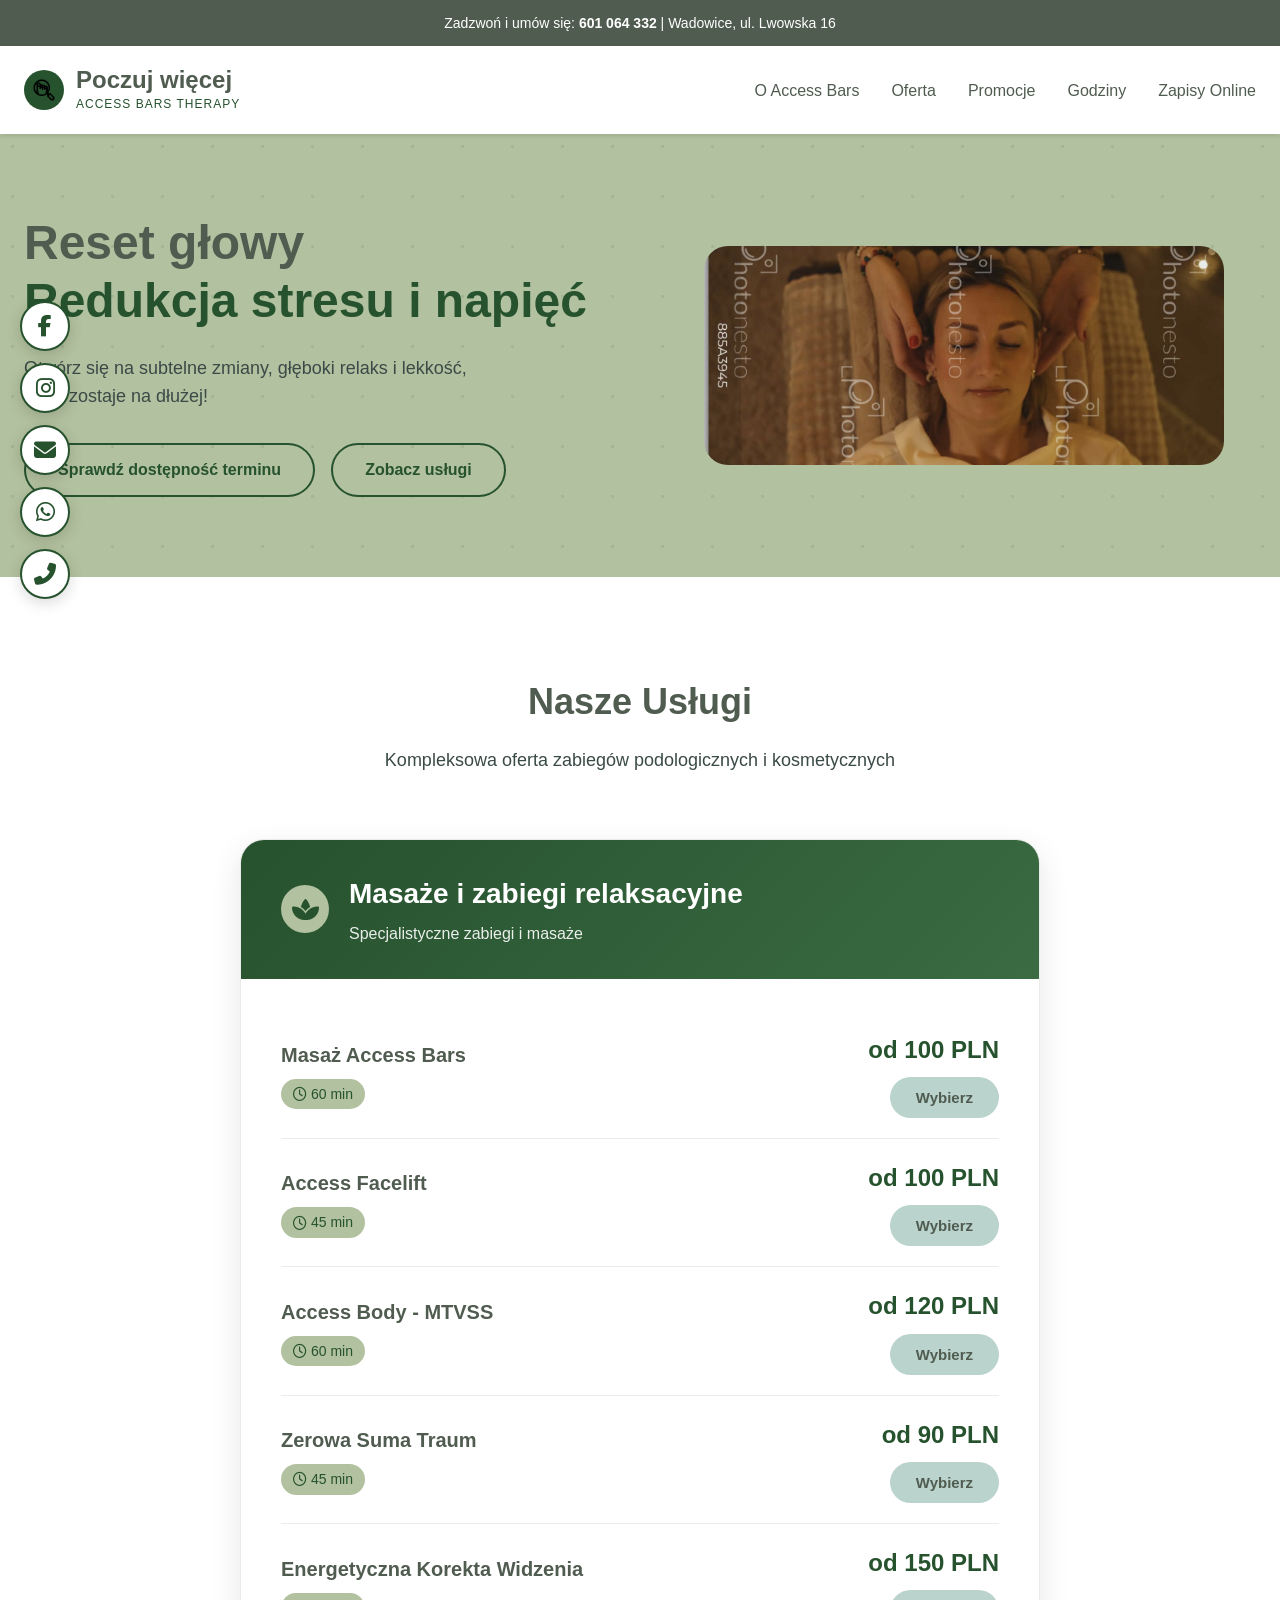
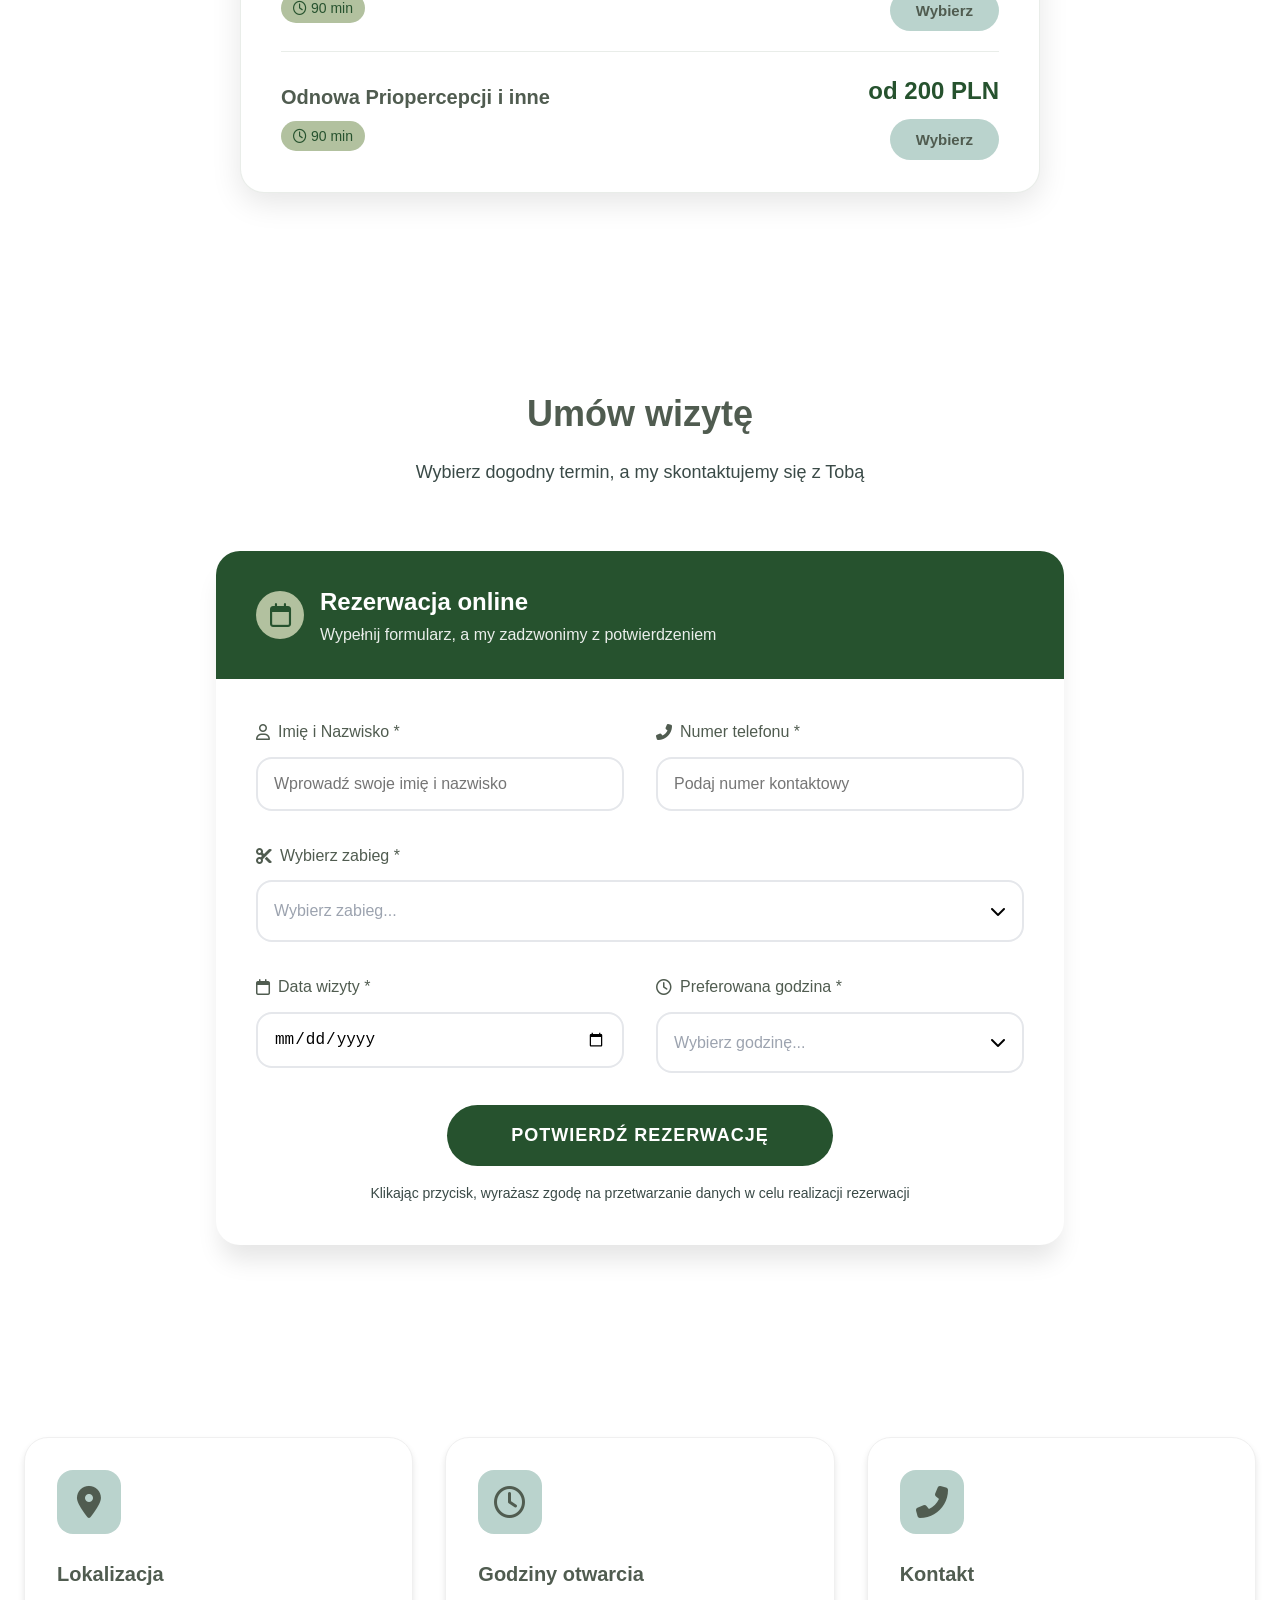
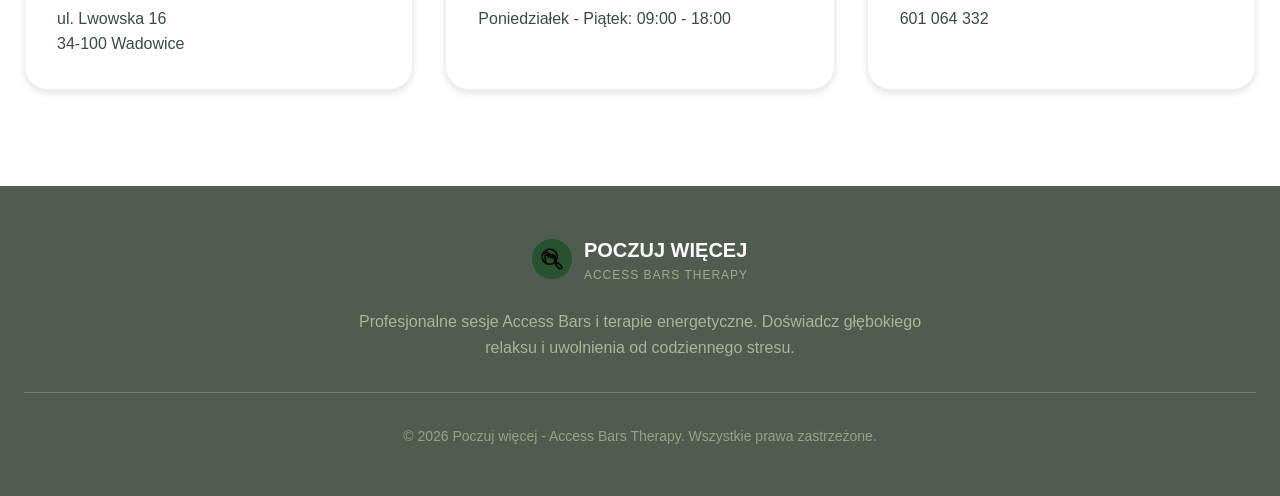
<file: index.html>
<!DOCTYPE html>
<html lang="pl">
<head>
    <meta charset="UTF-8">
    <meta name="viewport" content="width=device-width, initial-scale=1.0">
    <title>Poczuj więcej - Access Bars Therapy</title>
    <link rel="stylesheet" href="style.css">
    <!-- Font Awesome dla ikon (alternatywa dla lucide-react) -->
    <link rel="stylesheet" href="https://cdnjs.cloudflare.com/ajax/libs/font-awesome/6.4.0/css/all.min.css">
</head>
<body>
    <div id="app"></div>
    <script src="script.js"></script>
</body>
</html>
</file>
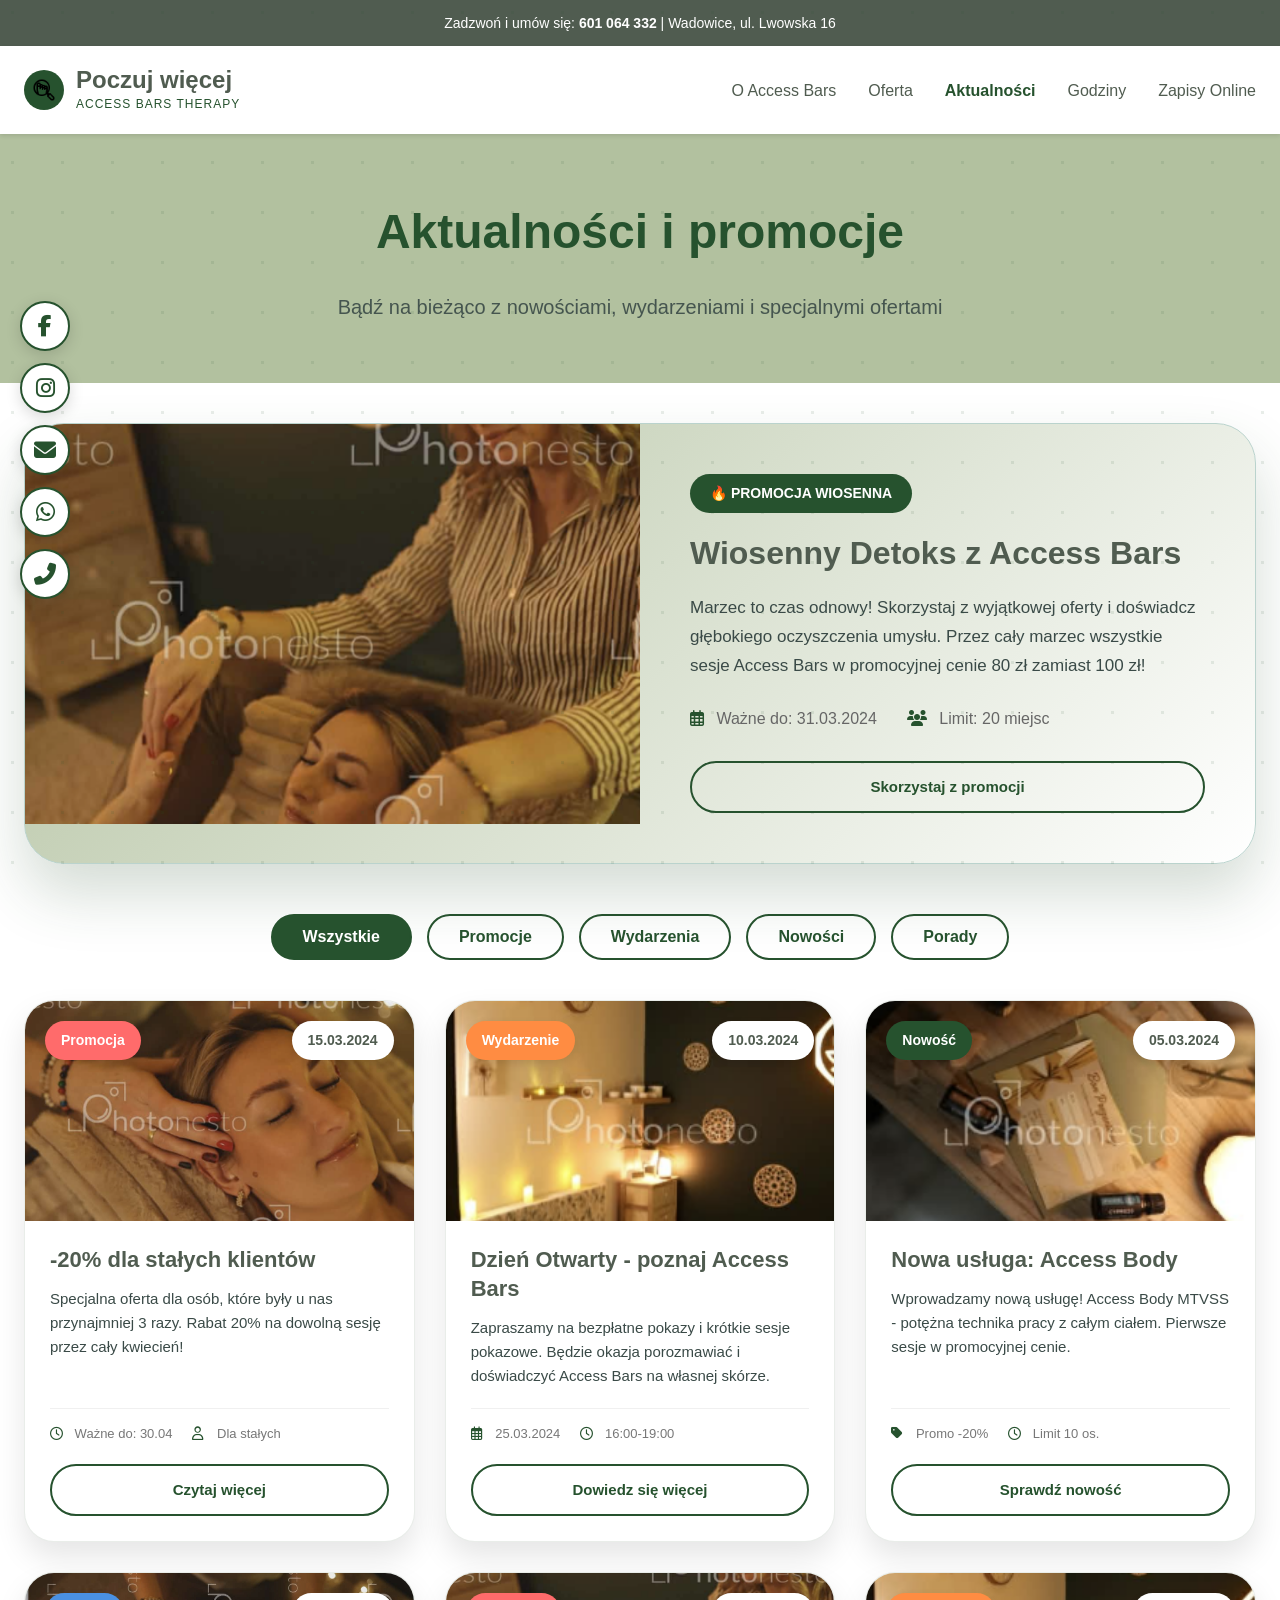
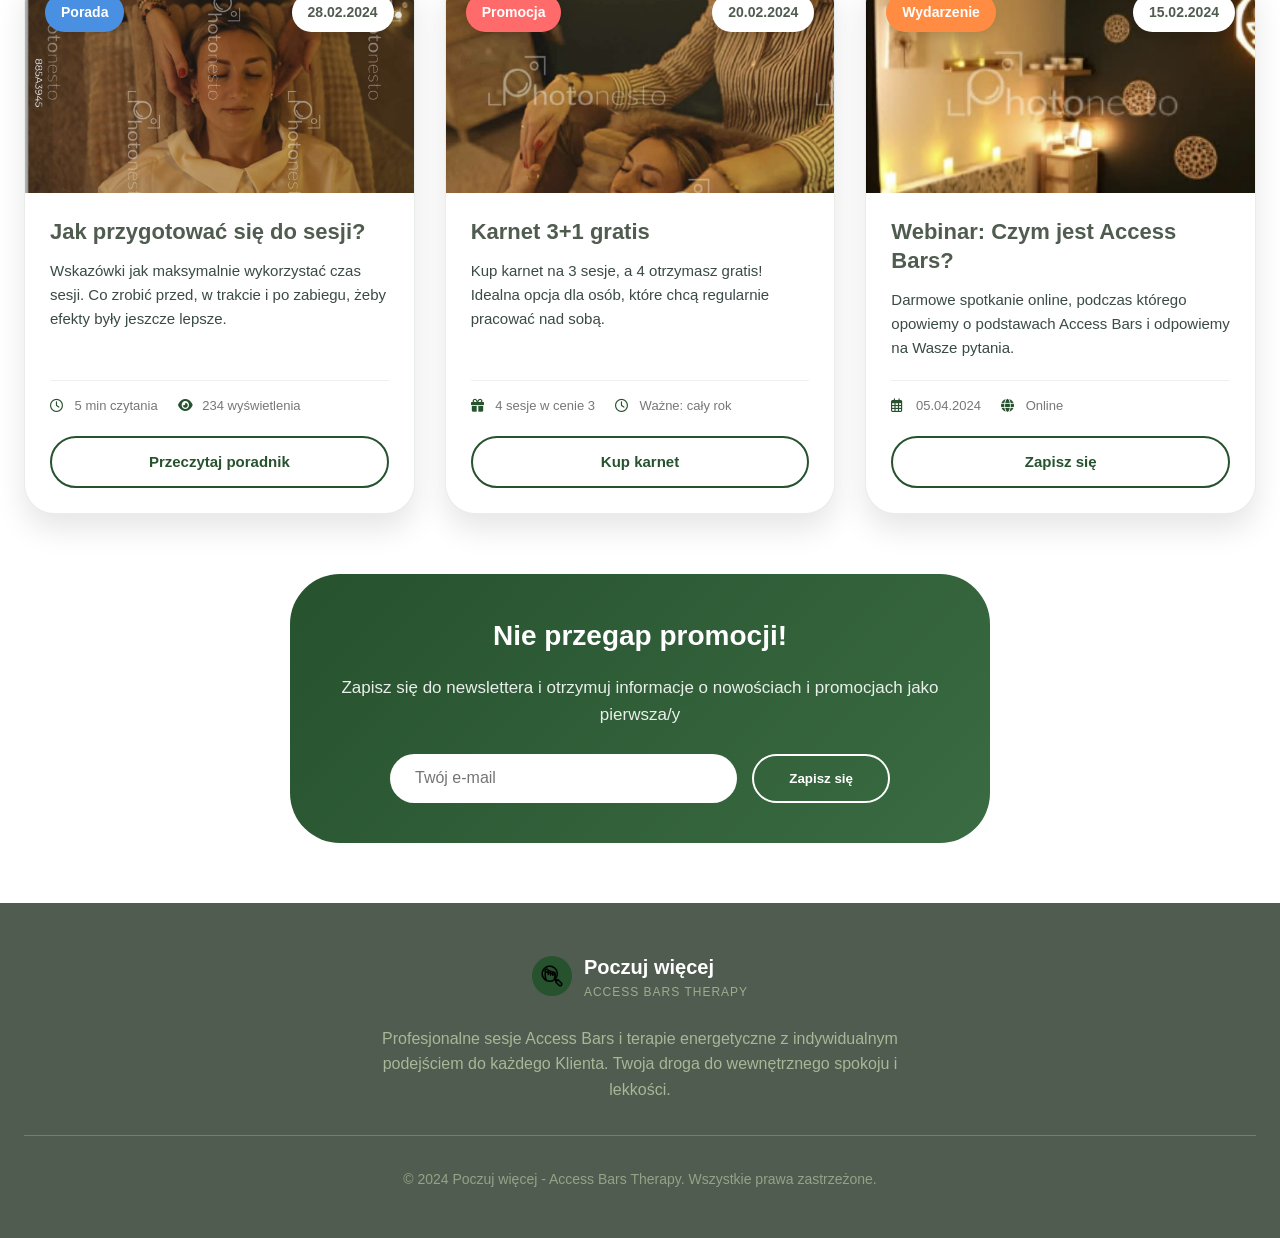
<file: promotions.html>
<!DOCTYPE html>
<html lang="pl">
<head>
    <meta charset="UTF-8">
    <meta name="viewport" content="width=device-width, initial-scale=1.0">
    <title>Aktualności i promocje - Access Bars Therapy | Poczuj więcej</title>
    <link rel="stylesheet" href="styles.css">
    <link rel="stylesheet" href="https://cdnjs.cloudflare.com/ajax/libs/font-awesome/6.4.0/css/all.min.css">
    <style>
        /* Dodatkowe style tylko dla strony promocji */
        .promo-hero {
            background: var(--light);
            color: white;
            padding: 60px 0;
            text-align: center;
            margin-bottom: 40px;
        }

        .promo-hero h1 {
            color: var(--primary);
            font-size: 48px;
            margin-bottom: 20px;
        }

        .promo-hero h1 span {
            color: var(--primary);
        }

        .promo-hero p {
            font-size: 20px;
            max-width: 700px;
            margin: 0 auto;
            opacity: 0.9;
            color: var(--text);
        }

        /* Filtry kategorii */
        .category-filters {
            display: flex;
            justify-content: center;
            gap: 15px;
            flex-wrap: wrap;
            margin: 40px 0;
            padding: 0 24px;
        }

        .category-btn {
            padding: 12px 30px;
            border: 2px solid var(--primary);
            border-radius: 40px;
            background: transparent;
            color: var(--primary);
            font-weight: 600;
            cursor: pointer;
            transition: all 0.3s;
            font-size: 16px;
        }

        .category-btn:hover,
        .category-btn.active {
            background: var(--primary);
            color: white;
        }

        /* Siatka wpisów */
        .posts-grid {
            display: grid;
            grid-template-columns: repeat(auto-fill, minmax(350px, 1fr));
            gap: 30px;
            max-width: 1300px;
            margin: 0 auto 60px;
            padding: 0 24px;
        }

        .post-card {
            background: white;
            border-radius: 30px;
            overflow: hidden;
            box-shadow: 0 15px 30px rgba(0,0,0,0.1);
            transition: all 0.4s ease;
            border: 1px solid rgba(38, 82, 46, 0.1);
            display: flex;
            flex-direction: column;
        }

        .post-card:hover {
            transform: translateY(-10px);
            box-shadow: 0 30px 60px rgba(38, 82, 46, 0.15);
        }

        .post-image {
            height: 220px;
            overflow: hidden;
            position: relative;
        }

        .post-image img {
            width: 100%;
            height: 100%;
            object-fit: cover;
            transition: transform 0.6s ease;
        }

        .post-card:hover .post-image img {
            transform: scale(1.1);
        }

        .post-category {
            position: absolute;
            top: 20px;
            left: 20px;
            padding: 8px 16px;
            border-radius: 30px;
            font-size: 14px;
            font-weight: 600;
            z-index: 2;
            box-shadow: 0 4px 10px rgba(0,0,0,0.1);
        }

        .category-promo {
            background: #ff6b6b;
            color: white;
        }

        .category-event {
            background: #ff8c42;
            color: white;
        }

        .category-news {
            background: var(--primary);
            color: white;
        }

        .category-tip {
            background: #4a90e2;
            color: white;
        }

        .post-date {
            position: absolute;
            top: 20px;
            right: 20px;
            background: white;
            padding: 8px 16px;
            border-radius: 30px;
            font-size: 14px;
            font-weight: 600;
            color: var(--dark);
            box-shadow: 0 4px 10px rgba(0,0,0,0.1);
        }

        .post-content {
            padding: 25px;
            flex: 1;
            display: flex;
            flex-direction: column;
        }

        .post-title {
            font-size: 22px;
            color: var(--dark);
            margin-bottom: 12px;
            font-weight: 700;
            line-height: 1.3;
        }

        .post-excerpt {
            color: var(--text);
            line-height: 1.6;
            margin-bottom: 20px;
            flex: 1;
            font-size: 15px;
        }

        .post-meta {
            display: flex;
            gap: 20px;
            margin-bottom: 20px;
            color: #777;
            font-size: 13px;
            border-top: 1px solid #f0f0f0;
            padding-top: 15px;
            flex-wrap: wrap;
        }

        .post-meta i {
            color: var(--primary);
            margin-right: 5px;
            width: 16px;
        }

        .post-btn {
            display: inline-block;
            padding: 12px 25px;
            background: transparent;
            border: 2px solid var(--primary);
            border-radius: 30px;
            color: var(--primary);
            font-weight: 600;
            text-decoration: none;
            transition: all 0.3s;
            text-align: center;
            font-size: 15px;
        }

        .post-btn:hover {
            background: var(--primary);
            color: white;
        }

        /* Promowany wpis */
        .featured-post {
            max-width: 1300px;
            margin: 0 auto 50px;
            padding: 0 24px;
        }

        .featured-card {
            background: linear-gradient(135deg, var(--light) 0%, white 100%);
            border-radius: 40px;
            overflow: hidden;
            box-shadow: 0 30px 60px rgba(38, 82, 46, 0.2);
            display: grid;
            grid-template-columns: 1fr 1fr;
            border: 1px solid var(--secondary);
        }

        .featured-image {
            height: 400px;
            overflow: hidden;
        }

        .featured-image img {
            width: 100%;
            height: 100%;
            object-fit: cover;
        }

        .featured-content {
            padding: 50px;
            display: flex;
            flex-direction: column;
            justify-content: center;
        }

        .featured-badge {
            display: inline-block;
            padding: 8px 20px;
            background: var(--primary);
            color: white;
            border-radius: 30px;
            font-size: 14px;
            font-weight: 600;
            margin-bottom: 20px;
            width: fit-content;
        }

        .featured-title {
            font-size: 32px;
            color: var(--dark);
            margin-bottom: 20px;
            font-weight: 700;
            line-height: 1.3;
        }

        .featured-desc {
            font-size: 17px;
            color: var(--text);
            line-height: 1.7;
            margin-bottom: 25px;
        }

        .featured-meta {
            display: flex;
            gap: 30px;
            margin-bottom: 30px;
            color: #666;
            flex-wrap: wrap;
        }

        .featured-meta i {
            color: var(--primary);
            margin-right: 8px;
        }

        .featured-btn {
            display: inline-block;
            padding: 15px 40px;
            background: var(--primary);
            border: none;
            border-radius: 40px;
            color: white;
            font-weight: 700;
            text-decoration: none;
            width: fit-content;
            transition: all 0.3s;
            font-size: 17px;
        }

        .featured-btn:hover {
            background: #3a6b42;
            transform: translateY(-2px);
            box-shadow: 0 10px 20px rgba(38, 82, 46, 0.2);
        }

        /* Newsletter */
        .newsletter-section {
            max-width: 700px;
            margin: 0 auto 60px;
            padding: 40px;
            background: linear-gradient(135deg, var(--primary) 0%, #3a6b42 100%);
            border-radius: 50px;
            text-align: center;
            color: white;
        }

        .newsletter-title {
            font-size: 28px;
            margin-bottom: 15px;
        }

        .newsletter-text {
            font-size: 17px;
            margin-bottom: 25px;
            opacity: 0.9;
        }

        .newsletter-form {
            display: flex;
            gap: 15px;
            max-width: 500px;
            margin: 0 auto;
            flex-wrap: wrap;
            justify-content: center;
        }

        .newsletter-input {
            flex: 1;
            min-width: 250px;
            padding: 15px 25px;
            border: none;
            border-radius: 40px;
            font-size: 16px;
            outline: none;
        }

        .newsletter-btn {
            padding: 15px 35px;
            border: 2px solid white;
            border-radius: 40px;
            background: transparent;
            color: white;
            font-weight: 700;
            cursor: pointer;
            transition: all 0.3s;
        }

        .newsletter-btn:hover {
            background: white;
            color: var(--primary);
        }

        /* Overlay */
        .mobile-overlay {
            position: fixed;
            top: 0;
            left: 0;
            right: 0;
            bottom: 0;
            z-index: 9998;
            pointer-events: none;
            display: none;
        }

        /* Responsywność */
        @media (max-width: 768px) {
            .promo-hero h1 {
                font-size: 36px;
            }
            
            .posts-grid {
                grid-template-columns: 1fr;
            }
            
            .featured-card {
                grid-template-columns: 1fr;
            }
            
            .featured-image {
                height: 250px;
            }
            
            .featured-content {
                padding: 30px;
            }
            
            .featured-title {
                font-size: 26px;
            }
            
            .category-filters {
                gap: 10px;
            }
            
            .category-btn {
                padding: 10px 20px;
                font-size: 14px;
            }
            
            .newsletter-section {
                margin: 0 20px 40px;
                padding: 30px 20px;
            }
        }
    </style>
</head>
<body>
    <div class="top-bar">
        <p>Zadzwoń i umów się: <strong><a href="tel:+48601064332">601 064 332</a></strong> | <a href="https://maps.app.goo.gl/jPF9UhY2uBkEjwQ38">Wadowice, ul. Lwowska 16</a></p>
    </div>

    <nav class="navbar">
        <div class="nav-container">
            <div class="logo">
                <div class="logo-icon">
                    <img src="./pictures/footsteps.png" alt="Po Prostu Logo">
                </div>
                <a href="index.html" style="color: inherit;">
                    <div class="logo-text">
                        <h1>Poczuj więcej</h1>
                        <p>Access Bars Therapy</p>
                    </div>
                </a>
            </div>
            
            <!-- Hamburger button -->
            <div class="hamburger" id="hamburgerBtn" onclick="toggleMobileMenu()">
                <span></span>
                <span></span>
                <span></span>
            </div>
            
            <div class="nav-links" id="navLinks">
                <a href="access.html" onclick="closeMobileMenu()">O Access Bars</a>
                <a href="index.html#uslugi" onclick="closeMobileMenu()">Oferta</a>
                <a href="promotions.html" style="color: var(--primary); font-weight: 600;" onclick="closeMobileMenu()">Aktualności</a>
                <a href="index.html#godziny" onclick="closeMobileMenu()">Godziny</a>
                <a href="index.html#zapisy" onclick="closeMobileMenu()">Zapisy Online</a>
            </div>
        </div>
    </nav>

    <!-- Overlay dla menu mobilnego -->
    <div class="mobile-overlay" id="mobileOverlay"></div>

    <!-- Hero sekcja -->
    <section class="promo-hero">
        <div class="hero-pattern"></div>
        <div class="container">
            <h1>Aktualności i <span>promocje</span></h1>
            <p>Bądź na bieżąco z nowościami, wydarzeniami i specjalnymi ofertami</p>
        </div>
    </section>

    <!-- Promowany wpis -->
    <div class="featured-post">
        <div class="featured-card">
            <div class="featured-image">
                <img src="./pictures/patientwithmarta.png" alt="Promocja wiosenna" onerror="this.src='https://via.placeholder.com/600x400?text=Promocja+wiosenna'">
            </div>
            <div class="featured-content">
                <span class="featured-badge">🔥 PROMOCJA WIOSENNA</span>
                <h2 class="featured-title">Wiosenny Detoks z Access Bars</h2>
                <p class="featured-desc">Marzec to czas odnowy! Skorzystaj z wyjątkowej oferty i doświadcz głębokiego oczyszczenia umysłu. Przez cały marzec wszystkie sesje Access Bars w promocyjnej cenie 80 zł zamiast 100 zł!</p>
                <div class="featured-meta">
                    <span><i class="far fa-calendar-alt"></i> Ważne do: 31.03.2024</span>
                    <span><i class="fas fa-users"></i> Limit: 20 miejsc</span>
                </div>
                <a href="index.html#zapisy" class="post-btn">Skorzystaj z promocji</a>
            </div>
        </div>
    </div>

    <!-- Filtry kategorii -->
    <div class="category-filters">
        <button class="category-btn active" data-category="all">Wszystkie</button>
        <button class="category-btn" data-category="promo">Promocje</button>
        <button class="category-btn" data-category="event">Wydarzenia</button>
        <button class="category-btn" data-category="news">Nowości</button>
        <button class="category-btn" data-category="tip">Porady</button>
    </div>

    <!-- Siatka wpisów -->
    <div class="posts-grid" id="postsGrid">
        <!-- WPIS 1: Promocja -->
        <div class="post-card" data-category="promo">
            <div class="post-image">
                <img src="./pictures/patient.png" alt="Promocja dla stałych" onerror="this.src='https://via.placeholder.com/400x250?text=Promocja'">
                <span class="post-category category-promo">Promocja</span>
                <span class="post-date">15.03.2024</span>
            </div>
            <div class="post-content">
                <h3 class="post-title">-20% dla stałych klientów</h3>
                <p class="post-excerpt">Specjalna oferta dla osób, które były u nas przynajmniej 3 razy. Rabat 20% na dowolną sesję przez cały kwiecień!</p>
                <div class="post-meta">
                    <span><i class="far fa-clock"></i> Ważne do: 30.04</span>
                    <span><i class="far fa-user"></i> Dla stałych</span>
                </div>
                <a href="index.html#zapisy" class="post-btn">Czytaj więcej</a>
            </div>
        </div>

        <!-- WPIS 2: Wydarzenie -->
        <div class="post-card" data-category="event">
            <div class="post-image">
                <img src="./pictures/gabinet.png" alt="Dzień otwarty" onerror="this.src='https://via.placeholder.com/400x250?text=Dzień+otwarty'">
                <span class="post-category category-event">Wydarzenie</span>
                <span class="post-date">10.03.2024</span>
            </div>
            <div class="post-content">
                <h3 class="post-title">Dzień Otwarty - poznaj Access Bars</h3>
                <p class="post-excerpt">Zapraszamy na bezpłatne pokazy i krótkie sesje pokazowe. Będzie okazja porozmawiać i doświadczyć Access Bars na własnej skórze.</p>
                <div class="post-meta">
                    <span><i class="far fa-calendar-alt"></i> 25.03.2024</span>
                    <span><i class="far fa-clock"></i> 16:00-19:00</span>
                </div>
                <a href="#" class="post-btn">Dowiedz się więcej</a>
            </div>
        </div>

        <!-- WPIS 3: Nowość -->
        <div class="post-card" data-category="news">
            <div class="post-image">
                <img src="./pictures/oils.png" alt="Nowa usługa" onerror="this.src='https://via.placeholder.com/400x250?text=Nowa+usługa'">
                <span class="post-category category-news">Nowość</span>
                <span class="post-date">05.03.2024</span>
            </div>
            <div class="post-content">
                <h3 class="post-title">Nowa usługa: Access Body</h3>
                <p class="post-excerpt">Wprowadzamy nową usługę! Access Body MTVSS - potężna technika pracy z całym ciałem. Pierwsze sesje w promocyjnej cenie.</p>
                <div class="post-meta">
                    <span><i class="fas fa-tag"></i> Promo -20%</span>
                    <span><i class="far fa-clock"></i> Limit 10 os.</span>
                </div>
                <a href="index.html#zapisy" class="post-btn">Sprawdź nowość</a>
            </div>
        </div>

        <!-- WPIS 4: Porada -->
        <div class="post-card" data-category="tip">
            <div class="post-image">
                <img src="./pictures/martaspatient.png" alt="Porada" onerror="this.src='https://via.placeholder.com/400x250?text=Porada'">
                <span class="post-category category-tip">Porada</span>
                <span class="post-date">28.02.2024</span>
            </div>
            <div class="post-content">
                <h3 class="post-title">Jak przygotować się do sesji?</h3>
                <p class="post-excerpt">Wskazówki jak maksymalnie wykorzystać czas sesji. Co zrobić przed, w trakcie i po zabiegu, żeby efekty były jeszcze lepsze.</p>
                <div class="post-meta">
                    <span><i class="far fa-clock"></i> 5 min czytania</span>
                    <span><i class="fas fa-eye"></i> 234 wyświetlenia</span>
                </div>
                <a href="#" class="post-btn">Przeczytaj poradnik</a>
            </div>
        </div>

        <!-- WPIS 5: Promocja -->
        <div class="post-card" data-category="promo">
            <div class="post-image">
                <img src="./pictures/patientwithmarta.png" alt="Karnet" onerror="this.src='https://via.placeholder.com/400x250?text=Karnet'">
                <span class="post-category category-promo">Promocja</span>
                <span class="post-date">20.02.2024</span>
            </div>
            <div class="post-content">
                <h3 class="post-title">Karnet 3+1 gratis</h3>
                <p class="post-excerpt">Kup karnet na 3 sesje, a 4 otrzymasz gratis! Idealna opcja dla osób, które chcą regularnie pracować nad sobą.</p>
                <div class="post-meta">
                    <span><i class="fas fa-gift"></i> 4 sesje w cenie 3</span>
                    <span><i class="far fa-clock"></i> Ważne: cały rok</span>
                </div>
                <a href="index.html#zapisy" class="post-btn">Kup karnet</a>
            </div>
        </div>

        <!-- WPIS 6: Wydarzenie -->
        <div class="post-card" data-category="event">
            <div class="post-image">
                <img src="./pictures/gabinet.png" alt="Webinar" onerror="this.src='https://via.placeholder.com/400x250?text=Webinar'">
                <span class="post-category category-event">Wydarzenie</span>
                <span class="post-date">15.02.2024</span>
            </div>
            <div class="post-content">
                <h3 class="post-title">Webinar: Czym jest Access Bars?</h3>
                <p class="post-excerpt">Darmowe spotkanie online, podczas którego opowiemy o podstawach Access Bars i odpowiemy na Wasze pytania.</p>
                <div class="post-meta">
                    <span><i class="far fa-calendar-alt"></i> 05.04.2024</span>
                    <span><i class="fas fa-globe"></i> Online</span>
                </div>
                <a href="#" class="post-btn">Zapisz się</a>
            </div>
        </div>
    </div>

    <!-- Przycisk "Pokaż więcej" -->
    <!-- <div style="text-align: center; margin-bottom: 60px;">
        <button class="btn-outline" style="padding: 15px 50px;" id="loadMoreBtn">Pokaż więcej wpisów</button>
    </div> -->

    <!-- Newsletter -->
    <div class="newsletter-section">
        <h2 class="newsletter-title">Nie przegap promocji!</h2>
        <p class="newsletter-text">Zapisz się do newslettera i otrzymuj informacje o nowościach i promocjach jako pierwsza/y</p>
        <form class="newsletter-form" id="newsletterForm">
            <input type="email" class="newsletter-input" placeholder="Twój e-mail" required>
            <button type="submit" class="newsletter-btn">Zapisz się</button>
        </form>
    </div>

    <!-- Stopka -->
    <footer class="footer">
        <div class="footer-container">
            <div class="footer-logo">
                <div class="footer-logo-icon">
                    <img src="./pictures/footsteps.png" alt="Poczuj więcej Logo">
                </div>
                <div class="footer-logo-text">
                    <h2>Poczuj więcej</h2>
                    <p>Access Bars Therapy</p>
                </div>
            </div>
            
            <p class="footer-description">
                Profesjonalne sesje Access Bars i terapie energetyczne z indywidualnym podejściem do każdego Klienta.
                Twoja droga do wewnętrznego spokoju i lekkości.
            </p>
            
            <div class="footer-border">
                <p class="footer-copyright">
                    © 2024 Poczuj więcej - Access Bars Therapy. Wszystkie prawa zastrzeżone.
                </p>
            </div>
        </div>
    </footer>

    <!-- Social media floating -->
    <div class="social-floating">
        <a href="https://facebook.com/twojprofil" target="_blank" class="social-icon facebook" title="Facebook">
            <i class="fab fa-facebook-f"></i>
        </a>
        <a href="https://instagram.com/twojprofil" target="_blank" class="social-icon instagram" title="Instagram">
            <i class="fab fa-instagram"></i>
        </a>
        <a href="mailto:twoj@email.com" class="social-icon email" title="Email">
            <i class="fas fa-envelope"></i>
        </a>
        <a href="https://wa.me/48601064332" target="_blank" class="social-icon whatsapp" title="WhatsApp">
            <i class="fab fa-whatsapp"></i>
        </a>
        <a href="tel:+48601064332" class="social-icon phone" title="Zadzwoń">
            <i class="fas fa-phone-alt"></i>
        </a>
    </div>

    

    <script>
        // Lightbox funkcje
        function openLightbox(src) {
            if (window.isMobileMenuOpen) return;
            document.getElementById('lightbox')?.classList.add('active');
            document.getElementById('lightbox-img')?.setAttribute('src', src);
            document.body.style.overflow = 'hidden';
        }

        function closeLightbox() {
            document.getElementById('lightbox')?.classList.remove('active');
            document.body.style.overflow = '';
        }

        // Stan menu mobilnego
        let isMobileMenuOpen = false;
        window.isMobileMenuOpen = isMobileMenuOpen;

        function closeMobileMenu() {
            isMobileMenuOpen = false;
            window.isMobileMenuOpen = false;
            renderMobileMenu();
        }

        function toggleMobileMenu() {
            isMobileMenuOpen = !isMobileMenuOpen;
            window.isMobileMenuOpen = isMobileMenuOpen;
            renderMobileMenu();
        }

        function renderMobileMenu() {
            const hamburger = document.getElementById('hamburgerBtn');
            const navLinks = document.getElementById('navLinks');
            const overlay = document.getElementById('mobileOverlay');
            
            if (hamburger) {
                if (isMobileMenuOpen) {
                    hamburger.classList.add('mobile-open');
                } else {
                    hamburger.classList.remove('mobile-open');
                }
            }
            
            if (navLinks) {
                if (isMobileMenuOpen) {
                    navLinks.classList.add('mobile-open');
                } else {
                    navLinks.classList.remove('mobile-open');
                }
            }
            
            if (overlay) {
                overlay.style.display = isMobileMenuOpen ? 'block' : 'none';
            }
        }

        // Zamykanie po kliknięciu poza menu
        document.addEventListener('click', function(event) {
            if (!isMobileMenuOpen) return;
            
            const isClickOnHamburger = event.target.closest('#hamburgerBtn');
            const isClickOnMenu = event.target.closest('#navLinks');
            
            if (!isClickOnHamburger && !isClickOnMenu) {
                closeMobileMenu();
            }
        });

        document.addEventListener('touchstart', function(event) {
            if (!isMobileMenuOpen) return;
            
            const isClickOnHamburger = event.target.closest('#hamburgerBtn');
            const isClickOnMenu = event.target.closest('#navLinks');
            
            if (!isClickOnHamburger && !isClickOnMenu) {
                closeMobileMenu();
            }
        }, { passive: false });

        // Filtry kategorii
        document.addEventListener('DOMContentLoaded', function() {
        const categoryBtns = document.querySelectorAll('.category-btn');
        const posts = document.querySelectorAll('.post-card');
        
        console.log('Znaleziono guziki:', categoryBtns.length); // sprawdzenie czy działają
        
        categoryBtns.forEach(btn => {
            btn.addEventListener('click', function() {
                console.log('Kliknięto:', this.dataset.category); // sprawdzenie
                
                // Usuń klasę 'active' ze wszystkich
                categoryBtns.forEach(b => b.classList.remove('active'));
                // Dodaj klasę 'active' do klikniętego
                this.classList.add('active');
                
                const category = this.dataset.category;
                
                posts.forEach(post => {
                    if (category === 'all' || post.dataset.category === category) {
                        post.style.display = 'flex';
                    } else {
                        post.style.display = 'none';
                    }
                });
            });
        });

            // Newsletter
            const newsletterForm = document.getElementById('newsletterForm');
            if (newsletterForm) {
                newsletterForm.addEventListener('submit', function(e) {
                    e.preventDefault();
                    alert('Dziękujemy za zapisanie się do newslettera!');
                    this.reset();
                });
            }

            // Pokaż więcej
            const loadMoreBtn = document.getElementById('loadMoreBtn');
            if (loadMoreBtn) {
                loadMoreBtn.addEventListener('click', function() {
                    alert('Wkrótce pojawią się kolejne wpisy!');
                });
            }

            // Escape z lightboxa
            document.addEventListener('keydown', function(e) {
                if (e.key === 'Escape') {
                    closeLightbox();
                }
            });
        });
    </script>
</body>
</html>
</file>
<file: style.css>
* {
    margin: 0;
    padding: 0;
    box-sizing: border-box;
}

body {
    font-family: -apple-system, BlinkMacSystemFont, 'Segoe UI', Roboto, Oxygen, Ubuntu, Cantarell, sans-serif;
    line-height: 1.6;
}

/* Zmienne kolorów */
:root {
    --primary: #26522e; /* glowne teksty, guziki */
    --secondary: #bad3cd; /* guziki te male, ikonki w stopce, duze tlo zdjecia */
    --accent: #00c3ff;
    --light: #b2c19f;  /* tlo hero, naglowki kart */
    --dark: #505c50;
    --success: #4CAF50;
    --text: #3a4a47; /* drobny tekst */
    --error: #EF4444;
}

/* Top Bar */
.top-bar {
    background-color: var(--dark);
    color: white;
    padding: 12px 16px;
    text-align: center;
    font-size: 14px;
    font-weight: 500;
}

.top-bar strong {
    font-weight: 700;
}

/* Navigation */
.navbar {
    background: white;
    box-shadow: 0 2px 4px rgba(0,0,0,0.1);
    position: sticky;
    top: 0;
    z-index: 50;
}

.nav-container {
    max-width: 1280px;
    margin: 0 auto;
    padding: 20px 24px;
    display: flex;
    justify-content: space-between;
    align-items: center;
}

.logo {
    display: flex;
    align-items: center;
    gap: 12px;
}

.logo-icon {
    width: 40px;
    height: 40px;
    border-radius: 50%;
    background-color: var(--primary);
    display: flex;
    align-items: center;
    justify-content: center;
    overflow: hidden;
}

.logo-icon img {
    width: 24px;
    height: 24px;
    object-fit: contain;
}

.logo-text h1 {
    font-size: 24px;
    font-weight: 700;
    color: var(--dark);
    line-height: 1.2;
}

.logo-text p {
    font-size: 12px;
    letter-spacing: 1px;
    text-transform: uppercase;
    font-weight: 500;
    color: var(--primary);
}

.nav-links {
    display: none;
}

@media (min-width: 768px) {
    .nav-links {
        display: flex;
        align-items: center;
        gap: 32px;
        font-weight: 500;
    }
}

.nav-links a {
    text-decoration: none;
    color: var(--dark);
    transition: opacity 0.3s;
}

.nav-links a:hover {
    opacity: 0.8;
}

#btnn 
{
    color: var(--light);
}

.btn-primary {
    padding: 12px 32px;
    border-radius: 9999px;
    font-weight: 700;
    text-decoration: none;
    background-color: var(--primary);
    color: var(--light);
    box-shadow: 0 4px 6px rgba(0,0,0,0.1);
    transition: all 0.3s;
    border: none;
    cursor: pointer;
}

.btn-primary:hover {
    transform: translateY(-2px);
    box-shadow: 0 10px 15px rgba(0,0,0,0.1);
}

.btn-outline {
    padding: 12px 32px;
    border-radius: 9999px;
    font-weight: 700;
    text-decoration: none;
    border: 2px solid var(--primary);
    color: var(--primary);
    background: transparent;
    transition: all 0.3s;
    cursor: pointer;
}

.btn-outline:hover {
    box-shadow: 0 10px 15px rgba(0,0,0,0.1);
}

/* Hero Section */
.hero {
    position: relative;
    padding: 80px 0;
    overflow: hidden;
    background-color: var(--light);
}

.hero-pattern {
    position: absolute;
    inset: 0;
    opacity: 0.1;
    background-image: radial-gradient(circle at 25% 25%, var(--primary) 2px, transparent 2px);
    background-size: 50px 50px;
}

.hero-container {
    position: relative;
    max-width: 1280px;
    margin: 0 auto;
    padding: 0 24px;
    display: grid;
    gap: 64px;
}

@media (min-width: 1024px) {
    .hero-container {
        grid-template-columns: repeat(2, 1fr);
    }
}

.hero-badge {
    display: inline-flex;
    align-items: center;
    gap: 8px;
    padding: 8px 16px;
    border-radius: 9999px;
    margin-bottom: 24px;
    background-color: var(--secondary);
    color: var(--dark);
    font-size: 14px;
    font-weight: 500;
}

.hero h2 {
    font-size: 48px;
    font-weight: 700;
    line-height: 1.2;
    margin-bottom: 24px;
    color: var(--dark);
}

.hero h2 span {
    color: var(--primary);
}

.hero p {
    font-size: 18px;
    margin-bottom: 32px;
    color: var(--text);
}

.hero-buttons {
    display: flex;
    flex-wrap: wrap;
    gap: 16px;
}

.hero-image {
    position: relative;
}

.hero-image-placeholder {
    height: 400px;
    border-radius: 24px;
    overflow: hidden;
    box-shadow: 0 20px 25px -5px rgba(0,0,0,0.1), 0 10px 10px -5px rgba(0,0,0,0.04);
    background-color: var(--secondary);
    position: relative;
}

.hero-image-content {
    position: absolute;
    inset: 0;
    display: flex;
    flex-direction: column;
    align-items: center;
    justify-content: center;
    padding: 32px;
    overflow: hidden;
}

.hero-image-content img {
    width: 250px;
    height: 250px;
    object-fit: contain;
    margin-bottom: 24px;
    object-position: center;
    margin-bottom: 0;
}

#hero-image {
    width: 100%;
    height: 100%;
    object-fit: cover;
    object-position: center;
    border-radius: 24px;
}

.decor-circle-1 {
    position: absolute;
    bottom: -24px;
    left: -24px;
    width: 96px;
    height: 96px;
    border-radius: 50%;
    opacity: 0.2;
    background-color: var(--accent);
}

.decor-circle-2 {
    position: absolute;
    top: -24px;
    right: -24px;
    width: 128px;
    height: 128px;
    border-radius: 50%;
    opacity: 0.1;
    background-color: var(--primary);
}

/* Services Section */
.services {
    padding: 96px 0;
    background-color: white;
}

.container {
    max-width: 1280px;
    margin: 0 auto;
    padding: 0 24px;
}

.section-title {
    text-align: center;
    margin-bottom: 64px;
}

.section-title h3 {
    font-size: 36px;
    font-weight: 700;
    margin-bottom: 16px;
    color: var(--dark);
}

.section-title p {
    font-size: 18px;
    color: var(--text);
}

.services-grid {
    display: flex;
    justify-content: center;
}

@media (min-width: 1024px) {
    .services-grid {
        grid-template-columns: repeat(2, 1fr);
    }
}

.service-card {
    background: white;
    border-radius: 24px;
    box-shadow: 0 4px 6px rgba(0,0,0,0.1);
    overflow: hidden;
    border: 1px solid #f0f0f0;
    transition: box-shadow 0.3s;
}

.service-card:hover {
    box-shadow: 0 10px 15px rgba(0,0,0,0.1);
}

.service-header {
    padding: 24px 32px;
    background-color: white;
    display: flex;
    align-items: center;
    gap: 16px;
}

.service-header img {
    width: 48px;
    height: 48px;
    object-fit: contain;
}

.service-header h4 {
    font-size: 24px;
    font-weight: 700;
    color: white;
}

.service-header p {
    font-size: 14px;
    opacity: 0.7;
    color: white;
}

.service-items {
    padding: 32px;
    list-style: none;
}

.service-item {
    padding-bottom: 24px;
    margin-bottom: 24px;
    border-bottom: 1px solid #f5f5f5;
}

.service-item:last-child {
    border-bottom: none;
    margin-bottom: 0;
    padding-bottom: 0;
}

.service-item-content {
    display: flex;
    justify-content: space-between;
    align-items: flex-start;
}

.service-item-info h5 {
    font-weight: 600;
    font-size: 18px;
    margin-bottom: 4px;
    color: var(--dark);
}

.service-meta {
    display: flex;
    align-items: center;
    gap: 16px;
    font-size: 14px;
}

.service-meta span {
    display: flex;
    align-items: center;
    gap: 4px;
    color: var(--primary);
}

.service-price {
    text-align: right;
}

.service-price .price {
    font-size: 20px;
    font-weight: 700;
    margin-bottom: 4px;
    color: var(--primary);
}

.btn-select {
    padding: 8px 16px;
    border-radius: 9999px;
    font-size: 14px;
    font-weight: 500;
    border: none;
    background-color: var(--secondary);
    color: var(--dark);
    cursor: pointer;
    transition: opacity 0.3s;
}

.btn-select:hover {
    opacity: 0.9;
}

/* Booking Form */
.booking {
    padding: 96px 0;
    background-color: white;
}

.booking-container {
    max-width: 896px;
    margin: 0 auto;
    padding: 0 24px;
}

.booking-card {
    background: white;
    border-radius: 24px;
    box-shadow: 0 20px 25px -5px rgba(0,0,0,0.1);
    overflow: hidden;
}

.booking-header {
    padding: 32px 40px;
    background-color: var(--primary);
    border-radius: 24px 24px 0 0;
}

.booking-header-content {
    display: flex;
    align-items: center;
    gap: 16px;
}

.booking-header-icon {
    width: 48px;
    height: 48px;
    border-radius: 50%;
    background-color: var(--light);
    display: flex;
    align-items: center;
    justify-content: center;
    color: var(--primary);
}

.booking-header-text h4 {
    font-size: 24px;
    font-weight: 700;
    color: white;
}

.booking-header-text p {
    color: rgba(255,255,255,0.9);
}

.booking-form {
    padding: 40px;
}

.form-grid {
    display: grid;
    gap: 32px;
    margin-bottom: 32px;
}

@media (min-width: 768px) {
    .form-grid {
        grid-template-columns: repeat(2, 1fr);
    }
}

.form-group {
    display: flex;
    flex-direction: column;
    gap: 12px;
}

.form-group.full-width {
    grid-column: span 2;
}

.form-group label {
    display: flex;
    align-items: center;
    gap: 8px;
    font-weight: 500;
    color: var(--dark);
}

.form-group input,
.form-group select {
    width: 100%;
    padding: 16px;
    border-radius: 16px;
    border: 2px solid #e5e7eb;
    outline: none;
    transition: all 0.3s;
    font-size: 16px;
}

.form-group input:focus,
.form-group select:focus {
    border-color: var(--primary);
    box-shadow: 0 0 0 4px rgba(138,110,91,0.1);
}

/* Custom Select */
.custom-select {
    position: relative;
}

.select-trigger {
    padding: 16px;
    background: white;
    border: 2px solid #e5e7eb;
    border-radius: 16px;
    cursor: pointer;
    display: flex;
    align-items: center;
    justify-content: space-between;
    transition: all 0.3s;
}

.select-trigger:focus-within {
    border-color: var(--primary);
    box-shadow: 0 0 0 4px rgba(138,110,91,0.1);
}

.select-trigger-content {
    display: flex;
    align-items: center;
    gap: 12px;
}

.select-trigger img {
    width: 32px;
    height: 32px;
    object-fit: contain;
}

.select-placeholder {
    color: #9ca3af;
}

.chevron {
    transition: transform 0.3s;
}

.chevron.rotated {
    transform: rotate(180deg);
}

.select-dropdown {
    position: absolute;
    top: 100%;
    left: 0;
    right: 0;
    margin-top: 8px;
    background: white;
    border-radius: 16px;
    box-shadow: 0 10px 15px rgba(0,0,0,0.1);
    border: 1px solid #f0f0f0;
    z-index: 50;
    max-height: 384px;
    overflow-y: auto;
}

.select-group {
    border-bottom: 1px solid #f0f0f0;
}

.select-group:last-child {
    border-bottom: none;
}

.select-group-header {
    position: sticky;
    top: 0;
    background-color: var(--light);
    padding: 12px 16px;
    font-weight: 600;
    color: var(--dark);
    display: flex;
    align-items: center;
    gap: 12px;
}

.select-group-header img {
    width: 24px;
    height: 24px;
    object-fit: contain;
}

.select-option {
    padding: 16px 24px;
    cursor: pointer;
    transition: background-color 0.3s;
    border-bottom: 1px solid #fafafa;
}

.select-option:last-child {
    border-bottom: none;
}

.select-option:hover {
    background-color: var(--light);
}

.select-option.selected {
    background-color: var(--light);
}

.option-content {
    display: flex;
    justify-content: space-between;
    align-items: center;
}

.option-info h6 {
    font-weight: 500;
    color: var(--dark);
}

.option-duration {
    font-size: 14px;
    color: #6b7280;
    margin-top: 4px;
}

.option-price {
    color: var(--primary);
    font-weight: 700;
}

.dropdown-overlay {
    position: fixed;
    inset: 0;
    z-index: 40;
    display: none;
}

.dropdown-overlay.active {
    display: block;
}

/* Submit Button */
.submit-container {
    text-align: center;
}

.btn-submit {
    position: relative;
    padding: 20px 64px;
    border-radius: 9999px;
    font-weight: 700;
    font-size: 18px;
    text-transform: uppercase;
    letter-spacing: 1px;
    border: none;
    background-color: var(--primary);
    color: white;
    cursor: pointer;
    transition: all 0.3s;
    overflow: hidden;
}

.btn-submit:hover:not(:disabled) {
    transform: translateY(-2px);
    box-shadow: 0 10px 15px rgba(0,0,0,0.1);
}

.btn-submit:disabled {
    opacity: 0.5;
    cursor: not-allowed;
}

.btn-submit span {
    position: relative;
    z-index: 10;
}

.btn-hover-effect {
    position: absolute;
    inset: 0;
    background-color: var(--dark);
    opacity: 0;
    transition: opacity 0.3s;
    color: white;
}

.btn-submit:hover .btn-hover-effect {
    opacity: 0.2;
}

.loader {
    display: inline-block;
    width: 20px;
    height: 20px;
    border: 2px solid white;
    border-top-color: transparent;
    border-radius: 50%;
    animation: spin 1s linear infinite;
}

@keyframes spin {
    to { transform: rotate(360deg); }
}

.form-footer {
    margin-top: 16px;
    font-size: 14px;
    color: var(--text);
}

/* Info Cards */
.info-section {
    padding: 96px 0;
    background-color: white;
}

.info-grid {
    display: grid;
    gap: 32px;
}

@media (min-width: 768px) {
    .info-grid {
        grid-template-columns: repeat(3, 1fr);
    }
}

.info-card {
    background: white;
    border-radius: 24px;
    padding: 32px;
    box-shadow: 0 4px 6px rgba(0,0,0,0.1);
    transition: box-shadow 0.3s;
    border: 1px solid #f0f0f0;
}

.info-card:hover {
    box-shadow: 0 10px 15px rgba(0,0,0,0.1);
}

.info-icon {
    width: 64px;
    height: 64px;
    border-radius: 16px;
    display: flex;
    align-items: center;
    justify-content: center;
    margin-bottom: 24px;
    background-color: var(--secondary);
    color: var(--dark);
    font-size: 32px;
}

.info-card h5 {
    font-size: 20px;
    font-weight: 700;
    margin-bottom: 16px;
    color: var(--dark);
}

.info-card p {
    white-space: pre-line;
    line-height: 1.6;
    color: var(--text);
}

/* Footer */
.footer {
    padding: 48px 0;
    background-color: var(--dark);
    color: var(--light);
    text-align: center;
}

.footer-container {
    max-width: 1280px;
    margin: 0 auto;
    padding: 0 24px;
}

.footer-logo {
    display: flex;
    align-items: center;
    justify-content: center;
    gap: 12px;
    margin-bottom: 24px;
}

.footer-logo-icon {
    width: 40px;
    height: 40px;
    border-radius: 50%;
    background-color: var(--primary);
    display: flex;
    align-items: center;
    justify-content: center;
    overflow: hidden;
}

.footer-logo-icon img {
    width: 24px;
    height: 24px;
    object-fit: contain;
}

.footer-logo-text {
    text-align: left;
}

.footer-logo-text h2 {
    font-size: 20px;
    font-weight: 700;
    color: white;
}

.footer-logo-text p {
    font-size: 12px;
    letter-spacing: 1px;
    text-transform: uppercase;
    opacity: 0.8;
}

.footer-description {
    margin-bottom: 32px;
    opacity: 0.9;
    max-width: 576px;
    margin-left: auto;
    margin-right: auto;
}

.footer-border {
    border-top: 1px solid rgba(255,255,255,0.2);
    padding-top: 32px;
}

.footer-copyright {
    font-size: 14px;
    opacity: 0.7;
}

/* Popup */
.popup {
    position: fixed;
    bottom: 24px;
    left: 50%;
    transform: translateX(-50%);
    z-index: 50;
    animation: slideIn 0.3s ease-out;
}

.popup-content {
    padding: 16px 24px;
    border-radius: 16px;
    box-shadow: 0 20px 25px -5px rgba(0,0,0,0.2);
    max-width: 448px;
    display: flex;
    align-items: center;
    gap: 12px;
    color: white;
}

.popup-content.success {
    background-color: var(--success);
}

.popup-content.error {
    background-color: var(--error);
}

.popup-content img {
    width: 24px;
    height: 24px;
    object-fit: contain;
}

@keyframes slideIn {
    from {
        opacity: 0;
        transform: translate(-50%, 20px);
    }
    to {
        opacity: 1;
        transform: translate(-50%, 0);
    }
}

/* Utility classes */
.hidden {
    display: none;
}

.fa-sm {
    font-size: 14px;
}


/* Poprawki dla pojedyńczej karty */
.services-grid.single-column {
    display: flex;
    justify-content: center;
    align-items: center;
    max-width: 800px;
    margin: 0 auto;
}

.centered-card {
    width: 100%;
    max-width: 800px;
    margin: 0 auto;
}

/* Dodatkowe poprawki dla lepszego wyglądu */
.service-card {
    background: white;
    border-radius: 24px;
    box-shadow: 0 10px 30px rgba(0,0,0,0.1);
    overflow: hidden;
    border: 1px solid rgba(38, 82, 46, 0.1);
    transition: all 0.3s ease;
}

.service-card:hover {
    box-shadow: 0 20px 40px rgba(38, 82, 46, 0.15);
    transform: translateY(-5px);
}

.service-header {
    padding: 32px 40px;
    color: var(--light);
    background-color: var(--primary);
}

.service-header img {
    width: 64px;
    height: 64px;
    object-fit: contain;
    filter: brightness(0.9);
}

.service-header h4 {
    font-size: 28px;
    font-weight: 700;
    color: white;
    margin-bottom: 4px;
}

.service-header p {
    font-size: 16px;
    color: white;
    opacity: 0.9;
}

.service-items {
    padding: 32px 40px;
}

.service-item {
    padding: 20px 0;
    margin-bottom: 0;
    border-bottom: 1px solid rgba(38, 82, 46, 0.1);
}

.service-item:last-child {
    border-bottom: none;
    padding-bottom: 0;
}

.service-item-content {
    display: flex;
    justify-content: space-between;
    align-items: center;
    flex-wrap: wrap;
    gap: 15px;
}

.service-item-info h5 {
    font-size: 20px;
    font-weight: 600;
    color: var(--dark);
    margin-bottom: 8px;
}

.service-meta span {
    background-color: var(--light);
    padding: 4px 12px;
    border-radius: 20px;
    font-size: 14px;
}

.service-price {
    text-align: right;
    min-width: 140px;
}

.service-price .price {
    font-size: 24px;
    font-weight: 700;
    color: var(--primary);
    margin-bottom: 8px;
}

.btn-select {
    padding: 10px 24px;
    border-radius: 30px;
    font-size: 15px;
    font-weight: 600;
    background-color: var(--secondary);
    color: var(--dark);
    border: 2px solid transparent;
    transition: all 0.3s;
}

.btn-select:hover {
    background-color: var(--primary);
    color: white;
    transform: scale(1.05);
}

/* Responsywność */
@media (max-width: 768px) {
    .service-header {
        padding: 24px 20px;
    }
    
    .service-header h4 {
        font-size: 24px;
    }
    
    .service-items {
        padding: 24px 20px;
    }
    
    .service-item-content {
        flex-direction: column;
        text-align: center;
    }
    
    .service-price {
        text-align: center;
        width: 100%;
    }
    
    .service-meta {
        justify-content: center;
    }
}

a { 
    text-decoration: none;
    color: white;
}

#about-h2 {
    width: fit-content;
    margin: 0 auto 32px auto;
    text-align: center;
}

/* JEDNA WSPÓLNA KLASA DLA WSZYSTKICH IKONEK W KÓŁKACH */
.service-header-icon {
    width: 48px;
    height: 48px;
    border-radius: 50%;
    background-color: var(--light);
    display: flex;
    align-items: center;
    justify-content: center;
    color: var(--primary);
    flex-shrink: 0;
}

.service-header-icon i {
    font-size: 24px;
    color: var(--primary);
}

/* Mniejsza wersja dla select group */
.select-group-header .service-header-icon {
    width: 32px;
    height: 32px;
}

.select-group-header .service-header-icon i {
    font-size: 16px;
}

/* Dostosowanie nagłówka usług */
.service-header {
    padding: 32px 40px;
    background: linear-gradient(135deg, var(--primary) 0%, #3a6b42 100%);
    display: flex;
    align-items: center;
    gap: 20px;
}

.service-header h4 {
    color: white;
    margin-bottom: 4px;
}

.service-header p {
    color: white;
    opacity: 0.9;
    margin: 0;
}

/* Style dla selecta z godzinami */
.time-select {
    width: 100%;
    padding: 16px;
    border-radius: 16px;
    border: 2px solid #e5e7eb;
    outline: none;
    transition: all 0.3s;
    font-size: 16px;
    background-color: white;
    cursor: pointer;
    appearance: none; /* usuwa domyślny styl selecta */
    background-image: url("data:image/svg+xml,%3Csvg xmlns='http://www.w3.org/2000/svg' width='16' height='16' viewBox='0 0 24 24' fill='none' stroke='%2326522e' stroke-width='2' stroke-linecap='round' stroke-linejoin='round'%3E%3Cpolyline points='6 9 12 15 18 9'%3E%3C/polyline%3E%3C/svg%3E");
    background-repeat: no-repeat;
    background-position: right 16px center;
    background-size: 16px;
}

.time-select:focus {
    border-color: var(--primary);
    box-shadow: 0 0 0 4px rgba(38, 82, 46, 0.1);
}

.time-select option {
    padding: 12px;
}

/* Siatka dla godzin */
.time-grid {
    display: grid;
    grid-template-columns: repeat(4, 1fr);
    gap: 8px;
    padding: 16px;
}

/* Pojedyncza opcja godziny */
.time-option {
    padding: 12px 8px;
    text-align: center;
    background: var(--light);
    border-radius: 12px;
    cursor: pointer;
    transition: all 0.3s ease;
    font-weight: 500;
    font-size: 14px;
    color: var(--dark);
    border: 1px solid transparent;
}

.time-option:hover {
    background: var(--secondary);
    transform: translateY(-2px);
    box-shadow: 0 4px 8px rgba(0,0,0,0.1);
}

.time-option.selected {
    background: var(--primary);
    color: white;
    border-color: var(--primary);
}

/* Dostosowanie nagłówków grup w selectach */
.select-group-header i {
    font-size: 18px;
    width: 24px;
    text-align: center;
}

/* Responsywność */
@media (max-width: 768px) {
    .time-grid {
        grid-template-columns: repeat(3, 1fr);
    }
}

@media (max-width: 480px) {
    .time-grid {
        grid-template-columns: repeat(2, 1fr);
    }
}

/* Poprawka dla dropdownów - żeby wychodziły poza formularz */
.booking-form {
    position: relative; /* To jest ważne - formularz jako punkt odniesienia */
    overflow: visible !important; /* 🔥 FORSUJEMY WIDOCZNOŚĆ */
    padding: 40px;
}

.booking-card {
    overflow: visible !important; /* 🔥 KARTA TEŻ MUSI PUSZCZAĆ */
}

/* Kontener dla selecta - ważne! */
.form-group.full-width {
    position: relative;
    overflow: visible;
    z-index: 10;
}

/* Custom select - musi być wyżej */
.custom-select {
    position: relative;
    z-index: 100; /* Wyższy z-index */
}

/* Dropdown - absolutnie pozycjonowany */
.select-dropdown {
    position: absolute;
    top: calc(100% + 5px);
    left: 0;
    right: 0;
    background: white;
    border-radius: 16px;
    box-shadow: 0 20px 40px rgba(0,0,0,0.2);
    z-index: 1000; /* Bardzo wysoki z-index */
    max-height: 400px;
    overflow-y: auto;
}

/* Dodatkowe zabezpieczenie dla całej sekcji */
.booking {
    overflow: visible;
    z-index: 1;
}

.booking-container {
    overflow: visible;
}

/* Specjalnie dla selecta z godzinami */
#timeSelect .select-dropdown {
    min-width: 300px;
    right: auto; /* Dla lepszego pozycjonowania */
}

/* Jeśli dropdown jest ucinany z prawej strony */
@media (max-width: 768px) {
    .select-dropdown {
        left: -20px;
        right: -20px;
        width: calc(100% + 40px);
    }
}

/* Poprawka dla dropdownów - żeby wychodziły poza formularz */
.booking-form {
    position: relative;
    overflow: visible !important;
    padding: 40px;
}

.booking-card {
    overflow: visible !important;
}

/* Kontener dla selecta - ważne! */
.form-group {
    position: relative;
    overflow: visible;
    z-index: auto; /* Zmieniamy na auto */
}

/* Custom select - musi być wyżej */
.custom-select {
    position: relative;
    z-index: 100;
}

/* Dropdown - absolutnie pozycjonowany */
.select-dropdown {
    position: absolute;
    top: calc(100% + 5px);
    left: 0;
    right: 0;
    background: white;
    border-radius: 16px;
    box-shadow: 0 20px 40px rgba(0,0,0,0.2);
    z-index: 1000;
    max-height: 400px;
    overflow-y: auto;
}

/* Specjalnie dla selecta z godzinami */
#timeSelect {
    position: relative;
    z-index: 90; /* Niższy niż zabieg, żeby nie nachodził */
}

#customSelect {
    position: relative;
    z-index: 100; /* Wyższy dla zabiegu */
}

/* Gdy dropdown jest otwarty, podnieś z-index */
#timeSelect:has(.select-dropdown) {
    z-index: 1000;
}

/* Dodatkowe zabezpieczenie dla całej sekcji */
.booking {
    overflow: visible;
    z-index: 1;
}

.booking-container {
    overflow: visible;
}

/* Jeśli dropdown jest ucinany z prawej strony */
@media (max-width: 768px) {
    .select-dropdown {
        left: -20px;
        right: -20px;
        width: calc(100% + 40px);
    }
}

/* SUPER WAŻNE - POPRAWKA DLA DROPDOWNÓW */
.booking-form {
    overflow: visible !important;
}

.booking-card {
    overflow: visible !important;
}

.booking-container {
    overflow: visible !important;
}

.booking {
    overflow: visible !important;
}

/* Kontenery selecti muszą być wyżej */
.form-group {
    overflow: visible !important;
    position: relative !important;
}

/* Dropdowny muszą być absolutne i na wierzchu */
.custom-select {
    position: relative !important;
}

.select-dropdown {
    position: absolute !important;
    top: calc(100% + 5px) !important;
    left: 0 !important;
    right: 0 !important;
    background: white !important;
    border-radius: 16px !important;
    box-shadow: 0 20px 40px rgba(0,0,0,0.2) !important;
    z-index: 999999 !important; /* Bardzo wysoko */
    max-height: 400px !important;
    overflow-y: auto !important;
}

/* Specjalnie dla selecta z godzinami */
#timeSelect {
    position: relative !important;
    z-index: 999999 !important;
}

#customSelect {
    position: relative !important;
    z-index: 999999 !important;
}

/* Usuń overlaye bo przeszkadzają */
.dropdown-overlay {
    display: none !important;
}

/* ===== PŁYWAJĄCA WYSPA SOCIAL MEDIA ===== */
.social-floating {
    position: fixed;
    left: 20px;
    top: 50%;
    transform: translateY(-50%);
    display: flex;
    flex-direction: column;
    gap: 12px;
    z-index: 9999;
}

/* Prawa strona (opcjonalnie - odkomentuj jeśli chcesz z prawej) */
/*
.social-floating {
    left: auto;
    right: 20px;
}
*/

.social-icon {
    width: 50px;
    height: 50px;
    border-radius: 50%;
    background: white;
    display: flex;
    align-items: center;
    justify-content: center;
    text-decoration: none;
    color: var(--primary);
    font-size: 22px;
    box-shadow: 0 4px 15px rgba(0,0,0,0.15);
    transition: all 0.3s ease;
    position: relative;
    border: 2px solid var(--primary);
}

.social-icon:hover {
    transform: translateX(5px) scale(1.1);
    box-shadow: 0 8px 25px rgba(38, 82, 46, 0.3);
}

/* Kolory po najechaniu */
.social-icon.facebook:hover {
    background: #1877f2;
    color: white;
    border-color: #1877f2;
}

.social-icon.instagram:hover {
    background: linear-gradient(45deg, #f09433, #d62976, #962fbf, #4f5bd5);
    color: white;
    border-color: transparent;
}

.social-icon.email:hover {
    background: #ea4335;
    color: white;
    border-color: #ea4335;
}

.social-icon.whatsapp:hover {
    background: #25d366;
    color: white;
    border-color: #25d366;
}

.social-icon.phone:hover {
    background: var(--primary);
    color: white;
    border-color: var(--primary);
}

/* Tooltip (podpowiedź) */
.social-icon::before {
    content: attr(title);
    position: absolute;
    left: 60px;
    background: var(--primary);
    color: white;
    padding: 5px 12px;
    border-radius: 20px;
    font-size: 14px;
    white-space: nowrap;
    opacity: 0;
    visibility: hidden;
    transition: all 0.3s ease;
    box-shadow: 0 4px 10px rgba(0,0,0,0.2);
    pointer-events: none;
    font-weight: 500;
}

.social-icon:hover::before {
    opacity: 1;
    visibility: visible;
    left: 70px;
}

/* Wersja dla mobile */
@media (max-width: 768px) {
    .social-floating {
        left: 10px;
        gap: 8px;
    }
    
    .social-icon {
        width: 40px;
        height: 40px;
        font-size: 18px;
    }
    
    .social-icon::before {
        display: none; /* Ukryj tooltipy na mobile */
    }
}

/* Jeśli chcesz żeby była na górze a nie na środku */
.social-floating.top {
    top: 150px;
    transform: none;
}

/* Jeśli chcesz żeby była na dole */
.social-floating.bottom {
    top: auto;
    bottom: 30px;
    transform: none;
}

/* ===== HAMBURGER MENU ===== */
.hamburger {
    display: none;
    flex-direction: column;
    justify-content: space-around;
    width: 45px;
    height: 45px;
    background: var(--primary); /* ZMIENIONE - zielone tło */
    border: 2px solid var(--primary);
    border-radius: 12px;
    cursor: pointer;
    padding: 10px;
    z-index: 10000;
    position: relative;
    box-shadow: 0 4px 10px rgba(0,0,0,0.2);
}

.hamburger-box {
    width: 30px;
    height: 24px;
    display: inline-block;
    position: relative;
}

.hamburger-inner {
    display: block;
    top: 50%;
    margin-top: -2px;
}

.hamburger-inner, 
.hamburger-inner::before, 
.hamburger-inner::after {
    width: 30px;
    height: 3px;
    background-color: var(--primary);
    border-radius: 4px;
    position: absolute;
    transition: transform 0.3s ease;
}

.hamburger-inner::before,
.hamburger-inner::after {
    content: "";
    display: block;
}

.hamburger-inner::before {
    top: -10px;
}

.hamburger-inner::after {
    bottom: -10px;
}

/* Animacja gdy menu otwarte */
#hamburgerBtn.active .hamburger-inner {
    transform: rotate(45deg);
}

#hamburgerBtn.active .hamburger-inner::before {
    top: 0;
    transform: rotate(90deg);
}

#hamburgerBtn.active .hamburger-inner::after {
    bottom: 0;
    transform: rotate(90deg);
    opacity: 0;
}

/* Overlay na mobile */
.mobile-overlay {
    position: fixed;
    top: 0;
    left: 0;
    right: 0;
    bottom: 0;
    pointer-events: none;
    z-index: 998;
    animation: fadeIn 0.3s ease;
}

@keyframes fadeIn {
    from { opacity: 0; }
    to { opacity: 1; }
}

/* Responsywność */
@media (max-width: 768px) {
    .hamburger {
        display: block;
    }
    
    .nav-links {
        position: fixed;
        top: 0;
        right: -100%;
        width: 80%;
        max-width: 350px;
        height: 100vh;
        background: white;
        flex-direction: column;
        padding: 100px 30px 30px;
        transition: right 0.3s ease;
        z-index: 1000;
        box-shadow: -5px 0 30px rgba(0,0,0,0.1);
        display: flex !important;
        gap: 20px !important;
    }
    
    .nav-links.mobile-open {
        right: 0;
    }
    
    .nav-links a {
        font-size: 18px;
        padding: 12px;
        width: 100%;
        text-align: center;
    }
    
    .nav-links .btn-primary {
        margin-top: 20px;
        width: 100%;
        text-align: center;
    }
    
    .nav-container {
        position: relative;
    }

    .hamburger:focus,
.hamburger:active {
    outline: none;
    background: transparent;
}
    
    /* Animacja hamburgera */
    #hamburgerBtn.active .hamburger-inner {
        transform: rotate(45deg);
    }
    
    #hamburgerBtn.active .hamburger-inner::before {
        top: 0;
        transform: rotate(90deg);
    }
    
    #hamburgerBtn.active .hamburger-inner::after {
        bottom: 0;
        transform: rotate(90deg);
        opacity: 0;
    }
}

.hamburger span {
    width: 100%;
    height: 3px;
    background: white; /* ZMIENIONE - białe kreski */
    border-radius: 3px;
    transition: all 0.3s ease;
}

/* Animacja po otwarciu */
.hamburger.mobile-open {
    background: white;
}

.hamburger.mobile-open span {
    background: var(--primary); /* zielone kreski po otwarciu */
}

.hamburger.mobile-open span:nth-child(1) {
    transform: rotate(45deg) translate(5px, 5px);
}

.hamburger.mobile-open span:nth-child(2) {
    opacity: 0;
}

.hamburger.mobile-open span:nth-child(3) {
    transform: rotate(-45deg) translate(5px, -6px);
}

/* Overlay bez rozmycia */
.mobile-overlay {
    position: fixed;
    top: 0;
    left: 0;
    right: 0;
    bottom: 0;
    pointer-events: none;
    z-index: 9998;
}

/* Responsywność */
@media (max-width: 768px) {
    .hamburger {
        display: flex;
    }
    
    .nav-container {
        padding: 15px 20px;
    }
    
    .nav-links {
        position: fixed !important;
        top: 0 !important;
        right: -100% !important;
        width: 280px !important;
        height: 100vh !important;
        background: white !important;
        flex-direction: column !important;
        padding: 100px 30px 30px !important;
        transition: right 0.3s ease !important;
        z-index: 9999 !important;
        box-shadow: -5px 0 20px rgba(0,0,0,0.2) !important;
        display: flex !important;
        gap: 20px !important;
    }
    
    .nav-links.mobile-open {
        right: 0 !important;
    }
    
    .nav-links a {
        font-size: 18px;
        padding: 15px;
        width: 100%;
        text-align: center;
        border-bottom: 1px solid var(--light);
        color: var(--dark) !important;
    }
    
    .nav-links a.btn-primary {
        background: var(--primary) !important;
        color: white !important;
        border: none;
        margin-top: 20px;
    }
}

@media (min-width: 769px) {
    .nav-links {
        display: flex !important;
    }
    
    .hamburger {
        display: none !important;
    }
    
    .mobile-overlay {
        display: none !important;
    }
}
</file>
<file: styles.css>
* {
    margin: 0;
    padding: 0;
    box-sizing: border-box;
}

body {
    font-family: -apple-system, BlinkMacSystemFont, 'Segoe UI', Roboto, Oxygen, Ubuntu, Cantarell, sans-serif;
    line-height: 1.6;
}

/* Zmienne kolorów */
:root {
    --primary: #26522e; /* glowne teksty, guziki */
    --secondary: #bad3cd; /* guziki te male, ikonki w stopce, duze tlo zdjecia */
    --accent: #00c3ff;
    --light: #b2c19f;  /* tlo hero, naglowki kart */
    --dark: #505c50;
    --success: #4CAF50;
    --text: #3a4a47; /* drobny tekst */
    --error: #EF4444;
}

/* Top Bar */
.top-bar {
    background-color: var(--dark);
    color: white;
    padding: 12px 16px;
    text-align: center;
    font-size: 14px;
    font-weight: 500;
}

.top-bar strong {
    font-weight: 700;
}

/* Navigation */
.navbar {
    background: white;
    box-shadow: 0 2px 4px rgba(0,0,0,0.1);
    position: sticky;
    top: 0;
    z-index: 50;
}

.nav-container {
    max-width: 1280px;
    margin: 0 auto;
    padding: 20px 24px;
    display: flex;
    justify-content: space-between;
    align-items: center;
}

.logo {
    display: flex;
    align-items: center;
    gap: 12px;
}

.logo-icon {
    width: 40px;
    height: 40px;
    border-radius: 50%;
    background-color: var(--primary);
    display: flex;
    align-items: center;
    justify-content: center;
    overflow: hidden;
}

.logo-icon img {
    width: 24px;
    height: 24px;
    object-fit: contain;
}

.logo-text h1 {
    font-size: 24px;
    font-weight: 700;
    color: var(--dark);
    line-height: 1.2;
}

.logo-text p {
    font-size: 12px;
    letter-spacing: 1px;
    text-transform: uppercase;
    font-weight: 500;
    color: var(--primary);
}

.nav-links {
    display: none;
}

@media (min-width: 768px) {
    .nav-links {
        display: flex;
        align-items: center;
        gap: 32px;
        font-weight: 500;
    }
}

.nav-links a {
    text-decoration: none;
    color: var(--dark);
    transition: opacity 0.3s;
}

.nav-links a:hover {
    opacity: 0.8;
}

#btnn 
{
    color: var(--light);
}

.btn-primary {
    padding: 12px 32px;
    border-radius: 9999px;
    font-weight: 700;
    text-decoration: none;
    background-color: var(--primary);
    color: var(--light);
    box-shadow: 0 4px 6px rgba(0,0,0,0.1);
    transition: all 0.3s;
    border: none;
    cursor: pointer;
}

.btn-primary:hover {
    transform: translateY(-2px);
    box-shadow: 0 10px 15px rgba(0,0,0,0.1);
}

.btn-outline {
    padding: 12px 32px;
    border-radius: 9999px;
    font-weight: 700;
    text-decoration: none;
    border: 2px solid var(--primary);
    color: var(--primary);
    background: transparent;
    transition: all 0.3s;
    cursor: pointer;
}

.btn-outline:hover {
    box-shadow: 0 10px 15px rgba(0,0,0,0.1);
}

/* Hero Section */
.hero {
    position: relative;
    padding: 80px 0;
    overflow: hidden;
    background-color: var(--light);
    pointer-events: none;
}

.hero * {
    pointer-events: auto; /* ← przywraca klikalność elementom w hero */
}

.hero-pattern {
    position: absolute;
    inset: 0;
    opacity: 0.1;
    background-image: radial-gradient(circle at 25% 25%, var(--primary) 2px, transparent 2px);
    background-size: 50px 50px;
    pointer-events: none;
}

.hero-container {
    position: relative;
    max-width: 1280px;
    margin: 0 auto;
    padding: 0 24px;
    display: grid;
    gap: 64px;
    display: flex;
    justify-content: center;
}

@media (min-width: 1024px) {
    .hero-container {
        grid-template-columns: repeat(2, 1fr);
    }
}

.hero-badge {
    display: inline-flex;
    align-items: center;
    gap: 8px;
    padding: 8px 16px;
    border-radius: 9999px;
    margin-bottom: 24px;
    background-color: var(--secondary);
    color: var(--dark);
    font-size: 14px;
    font-weight: 500;
}

.hero h2 {
    font-size: 48px;
    font-weight: 700;
    line-height: 1.2;
    margin-bottom: 24px;
    color: var(--dark);
}

.hero h2 span {
    color: var(--primary);
}

.hero p {
    font-size: 18px;
    margin-bottom: 32px;
    color: var(--text);
}

.hero-buttons {
    display: flex;
    flex-wrap: wrap;
    gap: 16px;
}

.hero-image {
    position: relative;
}

.hero-image-placeholder {
    height: 400px;
    border-radius: 24px;
    overflow: hidden;
    box-shadow: 0 20px 25px -5px rgba(0,0,0,0.1), 0 10px 10px -5px rgba(0,0,0,0.04);
    background-color: var(--secondary);
    position: relative;
}

.hero-image-content {
    position: absolute;
    inset: 0;
    display: flex;
    flex-direction: column;
    align-items: center;
    justify-content: center;
    padding: 32px;
}

.hero-image-content img {
    width: 128px;
    height: 128px;
    object-fit: contain;
    margin-bottom: 24px;
}

.decor-circle-1 {
    position: absolute;
    bottom: -24px;
    left: -24px;
    width: 96px;
    height: 96px;
    border-radius: 50%;
    opacity: 0.2;
    background-color: var(--accent);
}

.decor-circle-2 {
    position: absolute;
    top: -24px;
    right: -24px;
    width: 128px;
    height: 128px;
    border-radius: 50%;
    opacity: 0.1;
    background-color: var(--primary);
}

/* Services Section */
.services {
    padding: 96px 0;
    background-color: white;
}

.container {
    max-width: 1280px;
    margin: 0 auto;
    padding: 0 24px;
}

.section-title {
    text-align: center;
    margin-bottom: 64px;
}

.section-title h3 {
    font-size: 36px;
    font-weight: 700;
    margin-bottom: 16px;
    color: var(--dark);
}

.section-title p {
    font-size: 18px;
    color: var(--text);
}

.services-grid {
    display: flex;
    justify-content: center;
}

@media (min-width: 1024px) {
    .services-grid {
        grid-template-columns: repeat(2, 1fr);
    }
}

.service-card {
    background: white;
    border-radius: 24px;
    box-shadow: 0 4px 6px rgba(0,0,0,0.1);
    overflow: hidden;
    border: 1px solid #f0f0f0;
    transition: box-shadow 0.3s;
}

.service-card:hover {
    box-shadow: 0 10px 15px rgba(0,0,0,0.1);
}

.service-header {
    padding: 24px 32px;
    background-color: var(--light);
    display: flex;
    align-items: center;
    gap: 16px;
}

.service-header img {
    width: 48px;
    height: 48px;
    object-fit: contain;
}

.service-header h4 {
    font-size: 24px;
    font-weight: 700;
    color: var(--dark);
}

.service-header p {
    font-size: 14px;
    opacity: 0.7;
    color: var(--text);
}

.service-items {
    padding: 32px;
    list-style: none;
}

.service-item {
    padding-bottom: 24px;
    margin-bottom: 24px;
    border-bottom: 1px solid #f5f5f5;
}

.service-item:last-child {
    border-bottom: none;
    margin-bottom: 0;
    padding-bottom: 0;
}

.service-item-content {
    display: flex;
    justify-content: space-between;
    align-items: flex-start;
}

.service-item-info h5 {
    font-weight: 600;
    font-size: 18px;
    margin-bottom: 4px;
    color: var(--dark);
}

.service-meta {
    display: flex;
    align-items: center;
    gap: 16px;
    font-size: 14px;
}

.service-meta span {
    display: flex;
    align-items: center;
    gap: 4px;
    color: var(--primary);
}

.service-price {
    text-align: right;
}

.service-price .price {
    font-size: 20px;
    font-weight: 700;
    margin-bottom: 4px;
    color: var(--primary);
}

.btn-select {
    padding: 8px 16px;
    border-radius: 9999px;
    font-size: 14px;
    font-weight: 500;
    border: none;
    background-color: var(--secondary);
    color: var(--dark);
    cursor: pointer;
    transition: opacity 0.3s;
}

.btn-select:hover {
    opacity: 0.9;
}

/* Booking Form */
.booking {
    padding: 96px 0;
    background-color: white;
}

.booking-container {
    max-width: 896px;
    margin: 0 auto;
    padding: 0 24px;
}

.booking-card {
    background: white;
    border-radius: 24px;
    box-shadow: 0 20px 25px -5px rgba(0,0,0,0.1);
    overflow: hidden;
}

.booking-header {
    padding: 32px 40px;
    background-color: var(--primary);
}

.booking-header-content {
    display: flex;
    align-items: center;
    gap: 16px;
}

.booking-header-icon {
    width: 48px;
    height: 48px;
    border-radius: 50%;
    background-color: var(--light);
    display: flex;
    align-items: center;
    justify-content: center;
    color: var(--primary);
}

.booking-header-text h4 {
    font-size: 24px;
    font-weight: 700;
    color: white;
}

.booking-header-text p {
    color: rgba(255,255,255,0.9);
}

.booking-form {
    padding: 40px;
}

.form-grid {
    display: grid;
    gap: 32px;
    margin-bottom: 32px;
}

@media (min-width: 768px) {
    .form-grid {
        grid-template-columns: repeat(2, 1fr);
    }
}

.form-group {
    display: flex;
    flex-direction: column;
    gap: 12px;
}

.form-group.full-width {
    grid-column: span 2;
}

.form-group label {
    display: flex;
    align-items: center;
    gap: 8px;
    font-weight: 500;
    color: var(--dark);
}

.form-group input,
.form-group select {
    width: 100%;
    padding: 16px;
    border-radius: 16px;
    border: 2px solid #e5e7eb;
    outline: none;
    transition: all 0.3s;
    font-size: 16px;
}

.form-group input:focus,
.form-group select:focus {
    border-color: var(--primary);
    box-shadow: 0 0 0 4px rgba(138,110,91,0.1);
}

/* Custom Select */
.custom-select {
    position: relative;
}

.select-trigger {
    padding: 16px;
    background: white;
    border: 2px solid #e5e7eb;
    border-radius: 16px;
    cursor: pointer;
    display: flex;
    align-items: center;
    justify-content: space-between;
    transition: all 0.3s;
}

.select-trigger:focus-within {
    border-color: var(--primary);
    box-shadow: 0 0 0 4px rgba(138,110,91,0.1);
}

.select-trigger-content {
    display: flex;
    align-items: center;
    gap: 12px;
}

.select-trigger img {
    width: 32px;
    height: 32px;
    object-fit: contain;
}

.select-placeholder {
    color: #9ca3af;
}

.chevron {
    transition: transform 0.3s;
}

.chevron.rotated {
    transform: rotate(180deg);
}

.select-dropdown {
    position: absolute;
    top: 100%;
    left: 0;
    right: 0;
    margin-top: 8px;
    background: white;
    border-radius: 16px;
    box-shadow: 0 10px 15px rgba(0,0,0,0.1);
    border: 1px solid #f0f0f0;
    z-index: 50;
    max-height: 384px;
    overflow-y: auto;
}

.select-group {
    border-bottom: 1px solid #f0f0f0;
}

.select-group:last-child {
    border-bottom: none;
}

.select-group-header {
    position: sticky;
    top: 0;
    background-color: var(--light);
    padding: 12px 16px;
    font-weight: 600;
    color: var(--dark);
    display: flex;
    align-items: center;
    gap: 12px;
}

.select-group-header img {
    width: 24px;
    height: 24px;
    object-fit: contain;
}

.select-option {
    padding: 16px 24px;
    cursor: pointer;
    transition: background-color 0.3s;
    border-bottom: 1px solid #fafafa;
}

.select-option:last-child {
    border-bottom: none;
}

.select-option:hover {
    background-color: var(--light);
}

.select-option.selected {
    background-color: var(--light);
}

.option-content {
    display: flex;
    justify-content: space-between;
    align-items: center;
}

.option-info h6 {
    font-weight: 500;
    color: var(--dark);
}

.option-duration {
    font-size: 14px;
    color: #6b7280;
    margin-top: 4px;
}

.option-price {
    color: var(--primary);
    font-weight: 700;
}

.dropdown-overlay {
    position: fixed;
    inset: 0;
    z-index: 40;
    display: none;
}

.dropdown-overlay.active {
    display: block;
}

/* Submit Button */
.submit-container {
    text-align: center;
}

.btn-submit {
    position: relative;
    padding: 20px 64px;
    border-radius: 9999px;
    font-weight: 700;
    font-size: 18px;
    text-transform: uppercase;
    letter-spacing: 1px;
    border: none;
    background-color: var(--primary);
    color: white;
    cursor: pointer;
    transition: all 0.3s;
    overflow: hidden;
}

.btn-submit:hover:not(:disabled) {
    transform: translateY(-2px);
    box-shadow: 0 10px 15px rgba(0,0,0,0.1);
}

.btn-submit:disabled {
    opacity: 0.5;
    cursor: not-allowed;
}

.btn-submit span {
    position: relative;
    z-index: 10;
}

.btn-hover-effect {
    position: absolute;
    inset: 0;
    background-color: var(--dark);
    opacity: 0;
    transition: opacity 0.3s;
}

.btn-submit:hover .btn-hover-effect {
    opacity: 0.2;
}

.loader {
    display: inline-block;
    width: 20px;
    height: 20px;
    border: 2px solid white;
    border-top-color: transparent;
    border-radius: 50%;
    animation: spin 1s linear infinite;
}

@keyframes spin {
    to { transform: rotate(360deg); }
}

.form-footer {
    margin-top: 16px;
    font-size: 14px;
    color: var(--text);
}

/* Info Cards */
.info-section {
    padding: 96px 0;
    background-color: white;
}

.info-grid {
    display: grid;
    gap: 32px;
}

@media (min-width: 768px) {
    .info-grid {
        grid-template-columns: repeat(3, 1fr);
    }
}

.info-card {
    background: white;
    border-radius: 24px;
    padding: 32px;
    box-shadow: 0 4px 6px rgba(0,0,0,0.1);
    transition: box-shadow 0.3s;
    border: 1px solid #f0f0f0;
}

.info-card:hover {
    box-shadow: 0 10px 15px rgba(0,0,0,0.1);
}

.info-icon {
    width: 64px;
    height: 64px;
    border-radius: 16px;
    display: flex;
    align-items: center;
    justify-content: center;
    margin-bottom: 24px;
    background-color: var(--secondary);
    color: var(--dark);
    font-size: 32px;
}

.info-card h5 {
    font-size: 20px;
    font-weight: 700;
    margin-bottom: 16px;
    color: var(--dark);
}

.info-card p {
    white-space: pre-line;
    line-height: 1.6;
    color: var(--text);
}

/* Footer */
.footer {
    padding: 48px 0;
    background-color: var(--dark);
    color: var(--light);
    text-align: center;
}

.footer-container {
    max-width: 1280px;
    margin: 0 auto;
    padding: 0 24px;
}

.footer-logo {
    display: flex;
    align-items: center;
    justify-content: center;
    gap: 12px;
    margin-bottom: 24px;
}

.footer-logo-icon {
    width: 40px;
    height: 40px;
    border-radius: 50%;
    background-color: var(--primary);
    display: flex;
    align-items: center;
    justify-content: center;
    overflow: hidden;
}

.footer-logo-icon img {
    width: 24px;
    height: 24px;
    object-fit: contain;
}

.footer-logo-text {
    text-align: left;
}

.footer-logo-text h2 {
    font-size: 20px;
    font-weight: 700;
    color: white;
}

.footer-logo-text p {
    font-size: 12px;
    letter-spacing: 1px;
    text-transform: uppercase;
    opacity: 0.8;
}

.footer-description {
    margin-bottom: 32px;
    opacity: 0.9;
    max-width: 576px;
    margin-left: auto;
    margin-right: auto;
}

.footer-border {
    border-top: 1px solid rgba(255,255,255,0.2);
    padding-top: 32px;
}

.footer-copyright {
    font-size: 14px;
    opacity: 0.7;
}

/* Popup */
.popup {
    position: fixed;
    bottom: 24px;
    left: 50%;
    transform: translateX(-50%);
    z-index: 50;
    animation: slideIn 0.3s ease-out;
}

.popup-content {
    padding: 16px 24px;
    border-radius: 16px;
    box-shadow: 0 20px 25px -5px rgba(0,0,0,0.2);
    max-width: 448px;
    display: flex;
    align-items: center;
    gap: 12px;
    color: white;
}

.popup-content.success {
    background-color: var(--success);
}

.popup-content.error {
    background-color: var(--error);
}

.popup-content img {
    width: 24px;
    height: 24px;
    object-fit: contain;
}

@keyframes slideIn {
    from {
        opacity: 0;
        transform: translate(-50%, 20px);
    }
    to {
        opacity: 1;
        transform: translate(-50%, 0);
    }
}

/* Utility classes */
.hidden {
    display: none;
}

.fa-sm {
    font-size: 14px;
}


/* Poprawki dla pojedyńczej karty */
.services-grid.single-column {
    display: flex;
    justify-content: center;
    align-items: center;
    max-width: 800px;
    margin: 0 auto;
}

.centered-card {
    width: 100%;
    max-width: 800px;
    margin: 0 auto;
}

/* Dodatkowe poprawki dla lepszego wyglądu */
.service-card {
    background: white;
    border-radius: 24px;
    box-shadow: 0 10px 30px rgba(0,0,0,0.1);
    overflow: hidden;
    border: 1px solid rgba(38, 82, 46, 0.1);
    transition: all 0.3s ease;
}

.service-card:hover {
    box-shadow: 0 20px 40px rgba(38, 82, 46, 0.15);
    transform: translateY(-5px);
}

.service-header {
    padding: 32px 40px;
    color: var(--light);
    background-color: var(--primary);
}

.service-header img {
    width: 64px;
    height: 64px;
    object-fit: contain;
    filter: brightness(0.9);
}

.service-header h4 {
    font-size: 28px;
    font-weight: 700;
    color: var(--light);
    margin-bottom: 4px;
}

.service-header p {
    font-size: 16px;
    color: var(--light);
    opacity: 0.9;
}

.service-items {
    padding: 32px 40px;
}

.service-item {
    padding: 20px 0;
    margin-bottom: 0;
    border-bottom: 1px solid rgba(38, 82, 46, 0.1);
}

.service-item:last-child {
    border-bottom: none;
    padding-bottom: 0;
}

.service-item-content {
    display: flex;
    justify-content: space-between;
    align-items: center;
    flex-wrap: wrap;
    gap: 15px;
}

.service-item-info h5 {
    font-size: 20px;
    font-weight: 600;
    color: var(--dark);
    margin-bottom: 8px;
}

.service-meta span {
    background-color: var(--light);
    padding: 4px 12px;
    border-radius: 20px;
    font-size: 14px;
}

.service-price {
    text-align: right;
    min-width: 140px;
}

.service-price .price {
    font-size: 24px;
    font-weight: 700;
    color: var(--primary);
    margin-bottom: 8px;
}

.btn-select {
    padding: 10px 24px;
    border-radius: 30px;
    font-size: 15px;
    font-weight: 600;
    background-color: var(--secondary);
    color: var(--dark);
    border: 2px solid transparent;
    transition: all 0.3s;
}

.btn-select:hover {
    background-color: var(--primary);
    color: white;
    transform: scale(1.05);
}

/* Responsywność */
@media (max-width: 768px) {
    .service-header {
        padding: 24px 20px;
    }
    
    .service-header h4 {
        font-size: 24px;
    }
    
    .service-items {
        padding: 24px 20px;
    }
    
    .service-item-content {
        flex-direction: column;
        text-align: center;
    }
    
    .service-price {
        text-align: center;
        width: 100%;
    }
    
    .service-meta {
        justify-content: center;
    }
}

a { 
    text-decoration: none;
    color: white;
}

#about-h2 {
    width: fit-content;
    margin: 0 auto 32px auto;
    text-align: center;
}

/* Dodatkowe style tylko dla podstrony Access */
        .about-section {
            padding: 60px 0;
            background-color: white;
        }

        .about-container {
            max-width: 1200px;
            margin: 0 auto;
            padding: 0 24px;
        }

        /* Profil terapeutki */
        .therapist-profile {
            display: flex;
            gap: 50px;
            align-items: center;
            margin-bottom: 80px;
            background: linear-gradient(135deg, var(--light) 0%, white 100%);
            padding: 40px;
            border-radius: 40px;
            box-shadow: 0 20px 40px rgba(38, 82, 46, 0.1);
        }

        .therapist-image {
            flex: 0 0 300px;
        }

        .therapist-image img {
            width: 100%;
            height: 300px;
            object-fit: cover;
            border-radius: 30px;
            box-shadow: 0 20px 30px rgba(0,0,0,0.15);
            border: 4px solid var(--secondary);
        }

        .therapist-info {
            flex: 1;
        }

        .therapist-info h2 {
            font-size: 36px;
            color: var(--primary);
            margin-bottom: 10px;
        }

        .therapist-info h3 {
            font-size: 20px;
            color: var(--text);
            font-weight: 400;
            margin-bottom: 25px;
            padding-bottom: 15px;
            border-bottom: 2px solid var(--secondary);
        }

        .therapist-info p {
            font-size: 18px;
            line-height: 1.8;
            color: var(--text);
            margin-bottom: 20px;
        }

        .therapist-signature {
            font-style: italic;
            color: var(--primary);
            font-size: 20px;
            margin-top: 30px;
        }

        /* Opis Access Bars */
        .access-description {
            background: linear-gradient(135deg, var(--primary) 0%, #3a6b42 100%);
            color: white;
            padding: 60px;
            border-radius: 40px;
            margin-bottom: 80px;
            box-shadow: 0 30px 50px rgba(38, 82, 46, 0.3);
        }

        .access-description h2 {
            font-size: 40px;
            margin-bottom: 30px;
            text-align: center;
        }

        .access-description h2 span {
            color: var(--secondary);
        }

        .access-description p {
            font-size: 18px;
            line-height: 1.8;
            margin-bottom: 25px;
            opacity: 0.95;
        }

        .access-features {
            display: grid;
            grid-template-columns: repeat(3, 1fr);
            gap: 30px;
            margin-top: 40px;
        }

        .feature-item {
            text-align: center;
            padding: 20px;
            background: rgba(255,255,255,0.1);
            border-radius: 20px;
            backdrop-filter: blur(10px);
        }

        .feature-item i {
            font-size: 40px;
            color: var(--secondary);
            margin-bottom: 15px;
        }

        .feature-item h4 {
            font-size: 20px;
            margin-bottom: 10px;
        }

        /* Karty usług */
        .services-detail {
            margin-bottom: 60px;
        }

        .services-detail h2 {
            font-size: 36px;
            color: var(--dark);
            text-align: center;
            margin-bottom: 50px;
        }

        .services-detail h2 span {
            color: var(--primary);
        }

        .services-grid-detail {
            display: grid;
            grid-template-columns: repeat(auto-fit, minmax(350px, 1fr));
            gap: 30px;
        }

        .service-detail-card {
            background: white;
            border-radius: 30px;
            padding: 30px;
            box-shadow: 0 15px 30px rgba(0,0,0,0.1);
            border: 1px solid rgba(38, 82, 46, 0.1);
            transition: all 0.3s ease;
        }

        .service-detail-card:hover {
            transform: translateY(-10px);
            box-shadow: 0 25px 50px rgba(38, 82, 46, 0.2);
        }

        .service-detail-card h3 {
            font-size: 24px;
            color: var(--primary);
            margin-bottom: 15px;
            padding-bottom: 15px;
            border-bottom: 2px solid var(--secondary);
        }

        .service-detail-card .price-badge {
            display: inline-block;
            background-color: var(--secondary);
            color: var(--dark);
            padding: 8px 20px;
            border-radius: 30px;
            font-weight: 700;
            margin-bottom: 20px;
        }

        .service-detail-card p {
            color: var(--text);
            line-height: 1.7;
            margin-bottom: 20px;
        }

        .service-detail-card .duration {
            display: flex;
            align-items: center;
            gap: 8px;
            color: var(--primary);
            font-weight: 500;
        }

        .cta-section {
            text-align: center;
            padding: 60px;
            background-color: var(--light);
            border-radius: 40px;
            margin: 40px 0;
        }

        .cta-section h3 {
            font-size: 32px;
            color: var(--dark);
            margin-bottom: 20px;
        }

        .cta-section p {
            font-size: 18px;
            color: var(--text);
            margin-bottom: 30px;
        }

        .cta-buttons {
            display: flex;
            gap: 20px;
            justify-content: center;
            flex-wrap: wrap;
        }

        @media (max-width: 768px) {
            .therapist-profile {
                flex-direction: column;
                text-align: center;
                padding: 30px;
            }

            .therapist-image {
                flex: 0 0 auto;
                width: 250px;
            }

            .access-features {
                grid-template-columns: 1fr;
            }

            .services-grid-detail {
                grid-template-columns: 1fr;
            }

            .access-description {
                padding: 40px 20px;
            }

            .cta-section {
                padding: 40px 20px;
            }
        }

/* ===== PŁYWAJĄCA WYSPA SOCIAL MEDIA ===== */
.social-floating {
    position: fixed;
    left: 20px;
    top: 50%;
    transform: translateY(-50%);
    display: flex;
    flex-direction: column;
    gap: 12px;
    z-index: 9999;
}

/* Prawa strona (opcjonalnie - odkomentuj jeśli chcesz z prawej) */
/*
.social-floating {
    left: auto;
    right: 20px;
}
*/

.social-icon {
    width: 50px;
    height: 50px;
    border-radius: 50%;
    background: white;
    display: flex;
    align-items: center;
    justify-content: center;
    text-decoration: none;
    color: var(--primary);
    font-size: 22px;
    box-shadow: 0 4px 15px rgba(0,0,0,0.15);
    transition: all 0.3s ease;
    position: relative;
    border: 2px solid var(--primary);
}

.social-icon:hover {
    transform: translateX(5px) scale(1.1);
    box-shadow: 0 8px 25px rgba(38, 82, 46, 0.3);
}

/* Kolory po najechaniu */
.social-icon.facebook:hover {
    background: #1877f2;
    color: white;
    border-color: #1877f2;
}

.social-icon.instagram:hover {
    background: linear-gradient(45deg, #f09433, #d62976, #962fbf, #4f5bd5);
    color: white;
    border-color: transparent;
}

.social-icon.email:hover {
    background: #ea4335;
    color: white;
    border-color: #ea4335;
}

.social-icon.whatsapp:hover {
    background: #25d366;
    color: white;
    border-color: #25d366;
}

.social-icon.phone:hover {
    background: var(--primary);
    color: white;
    border-color: var(--primary);
}

/* Tooltip (podpowiedź) */
.social-icon::before {
    content: attr(title);
    position: absolute;
    left: 60px;
    background: var(--primary);
    color: white;
    padding: 5px 12px;
    border-radius: 20px;
    font-size: 14px;
    white-space: nowrap;
    opacity: 0;
    visibility: hidden;
    transition: all 0.3s ease;
    box-shadow: 0 4px 10px rgba(0,0,0,0.2);
    pointer-events: none;
    font-weight: 500;
}

.social-icon:hover::before {
    opacity: 1;
    visibility: visible;
    left: 70px;
}

/* Wersja dla mobile */
@media (max-width: 768px) {
    .social-floating {
        left: 10px;
        gap: 8px;
    }
    
    .social-icon {
        width: 40px;
        height: 40px;
        font-size: 18px;
    }
    
    .social-icon::before {
        display: none; /* Ukryj tooltipy na mobile */
    }
}

/* Jeśli chcesz żeby była na górze a nie na środku */
.social-floating.top {
    top: 150px;
    transform: none;
}

/* Jeśli chcesz żeby była na dole */
.social-floating.bottom {
    top: auto;
    bottom: 30px;
    transform: none;
}

.hamburger {
    display: none;
    flex-direction: column;
    justify-content: space-around;
    width: 45px;
    height: 45px;
    background: var(--primary);
    border: 2px solid var(--primary);
    border-radius: 12px;
    cursor: pointer;
    padding: 10px;
    z-index: 10000;
    position: relative;
    box-shadow: 0 4px 10px rgba(0,0,0,0.2);
}

.hamburger span {
    width: 100%;
    height: 3px;
    background: white;
    border-radius: 3px;
    transition: all 0.3s ease;
}

.hamburger.mobile-open {
    background: white;
}

.hamburger.mobile-open span {
    background: var(--primary);
}

.hamburger.mobile-open span:nth-child(1) {
    transform: rotate(45deg) translate(5px, 5px);
}

.hamburger.mobile-open span:nth-child(2) {
    opacity: 0;
}

.hamburger.mobile-open span:nth-child(3) {
    transform: rotate(-45deg) translate(5px, -6px);
}

/* Overlay */
.mobile-overlay {
    position: fixed;
    top: 0;
    left: 0;
    right: 0;
    bottom: 0;
    z-index: 9998;
    pointer-events: none; /* overlay nie blokuje kliknięć */
}

/* Responsywność */
@media (max-width: 768px) {
    .hamburger {
        display: flex;
    }
    
    .nav-container {
        padding: 15px 20px;
    }
    
    .nav-links {
        position: fixed !important;
        top: 0 !important;
        right: -100% !important;
        width: 280px !important;
        height: 100vh !important;
        background: white !important;
        flex-direction: column !important;
        padding: 100px 30px 30px !important;
        transition: right 0.3s ease !important;
        z-index: 9999 !important;
        box-shadow: -5px 0 20px rgba(0,0,0,0.2) !important;
        display: flex !important;
        gap: 20px !important;
    }
    
    .nav-links.mobile-open {
        right: 0 !important;
    }
    
    .nav-links a {
        font-size: 18px;
        padding: 15px;
        width: 100%;
        text-align: center;
        border-bottom: 1px solid var(--light);
        color: var(--dark) !important;
    }
    
    .nav-links a.btn-primary {
        background: var(--primary) !important;
        color: white !important;
        border: none;
        margin-top: 20px;
    }
}

@media (min-width: 769px) {
    .nav-links {
        display: flex !important;
    }
    
    .hamburger {
        display: none !important;
    }
    
    .mobile-overlay {
        display: none !important;
    }
}
</file>
